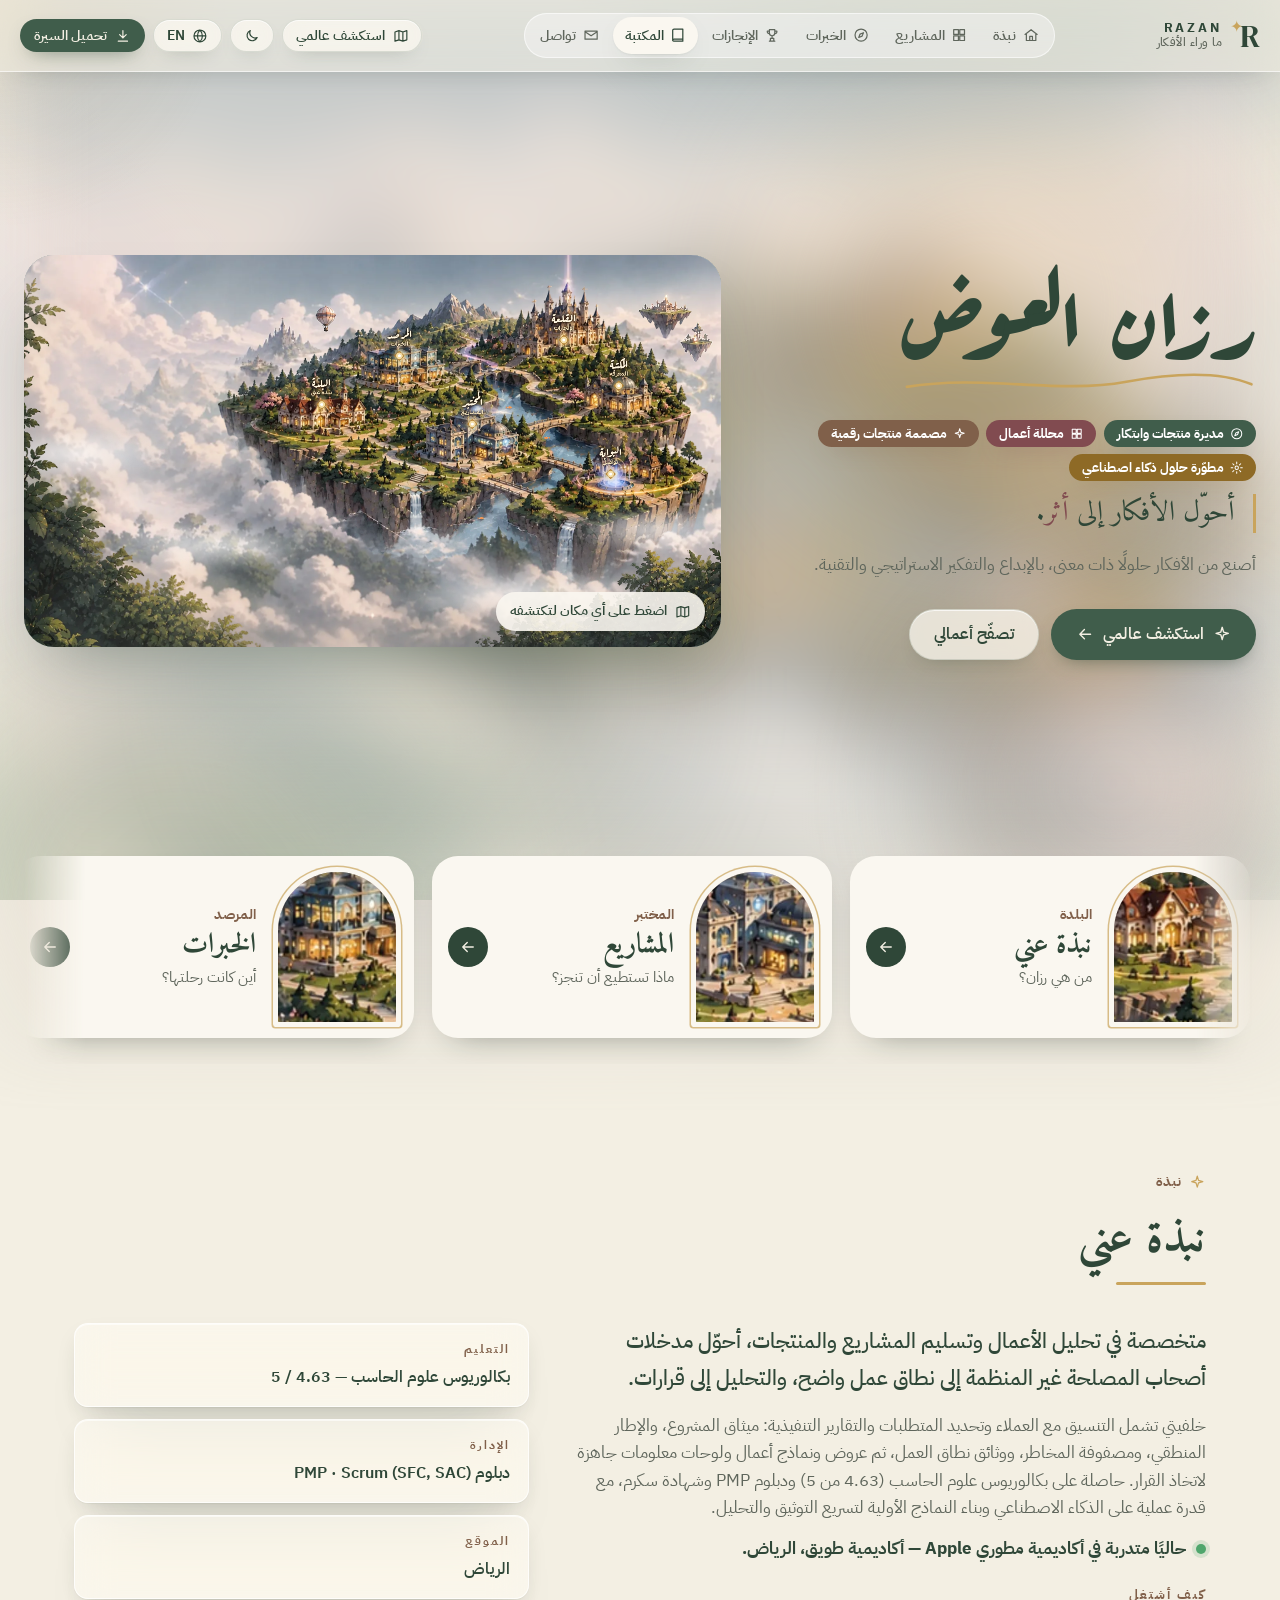
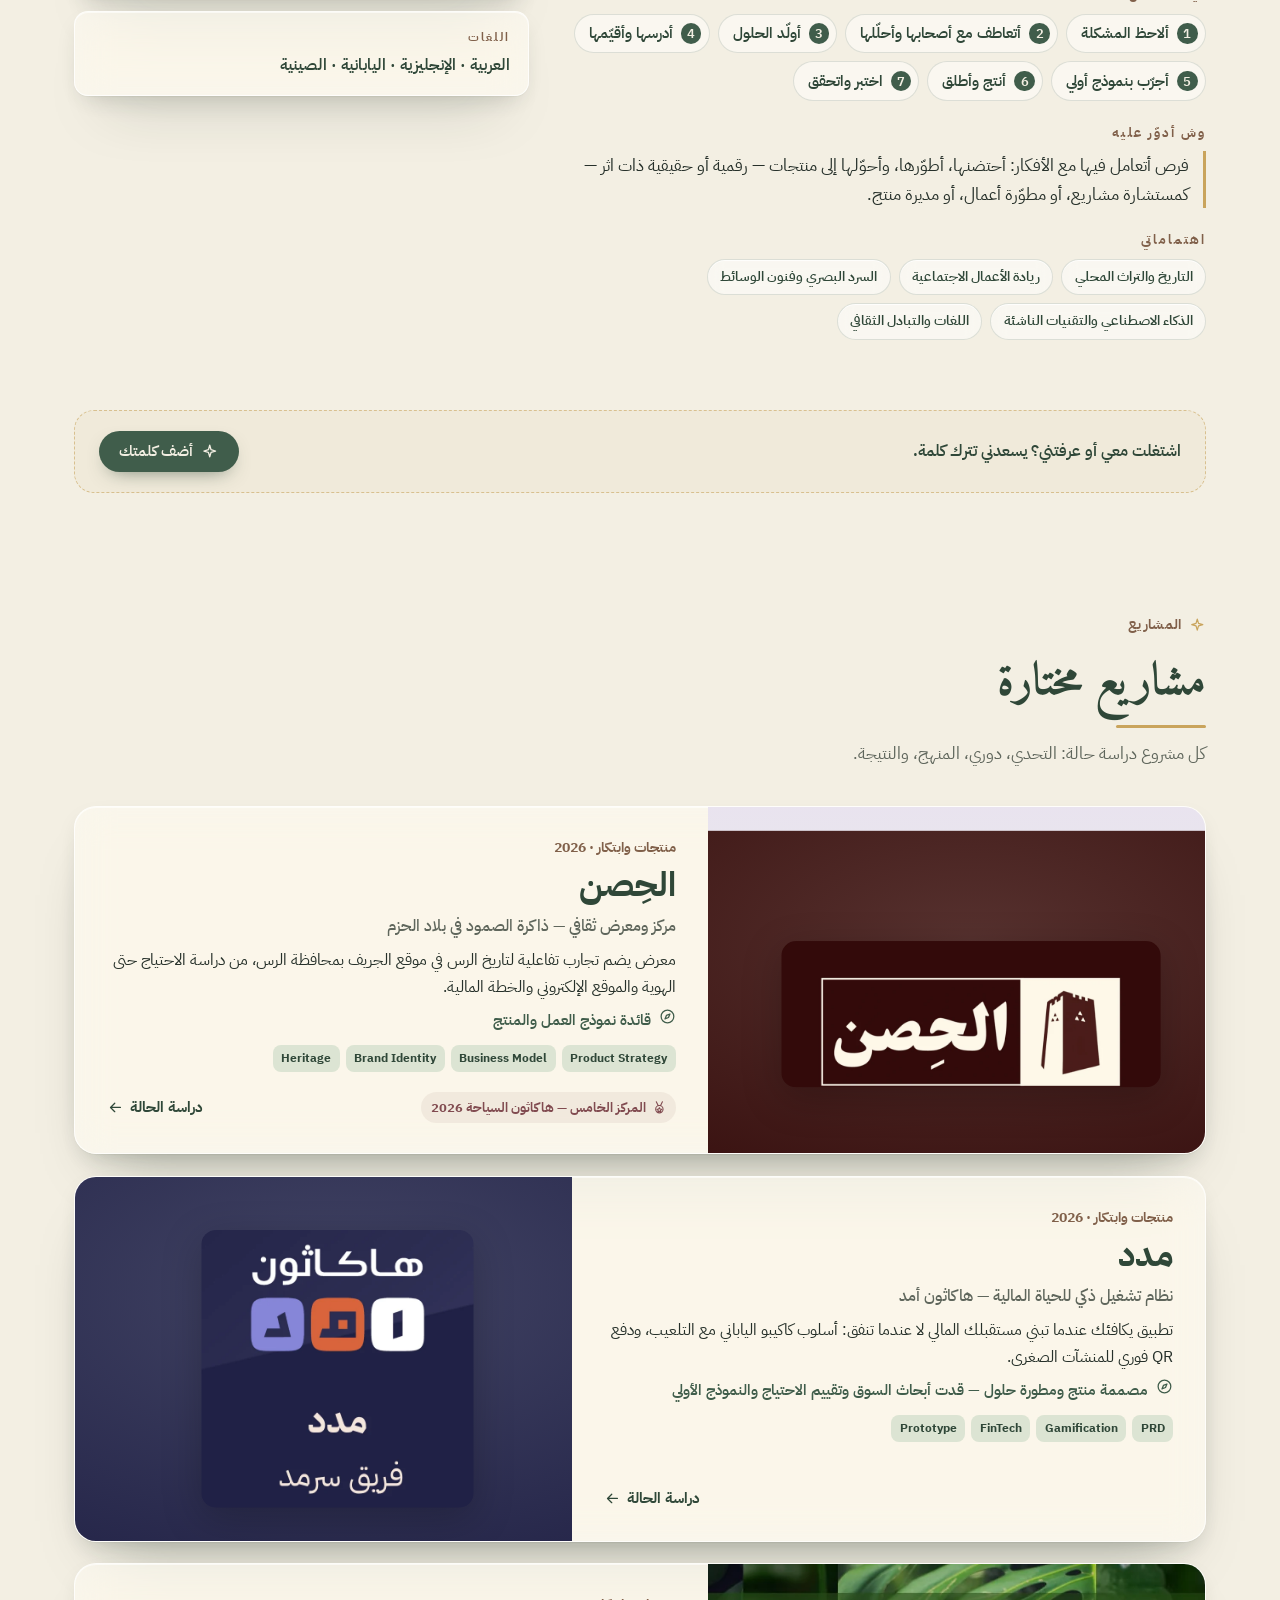
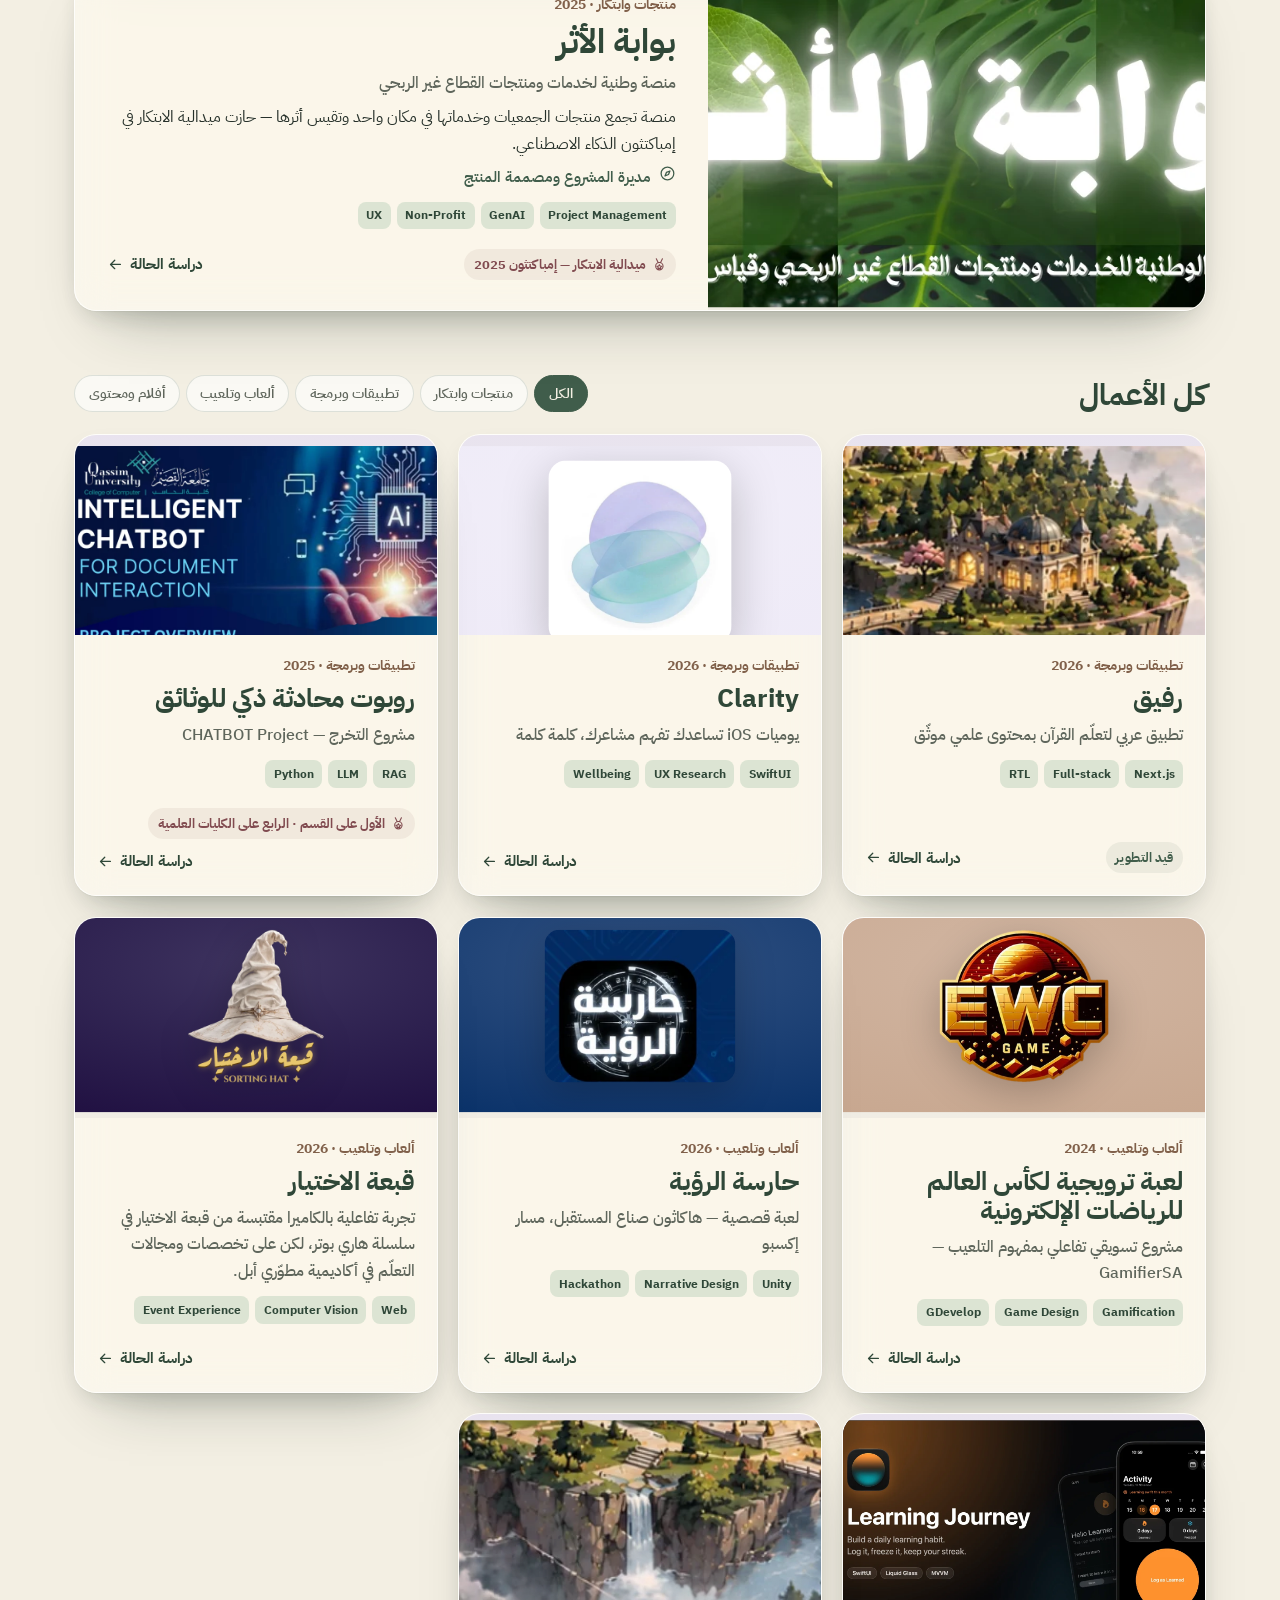
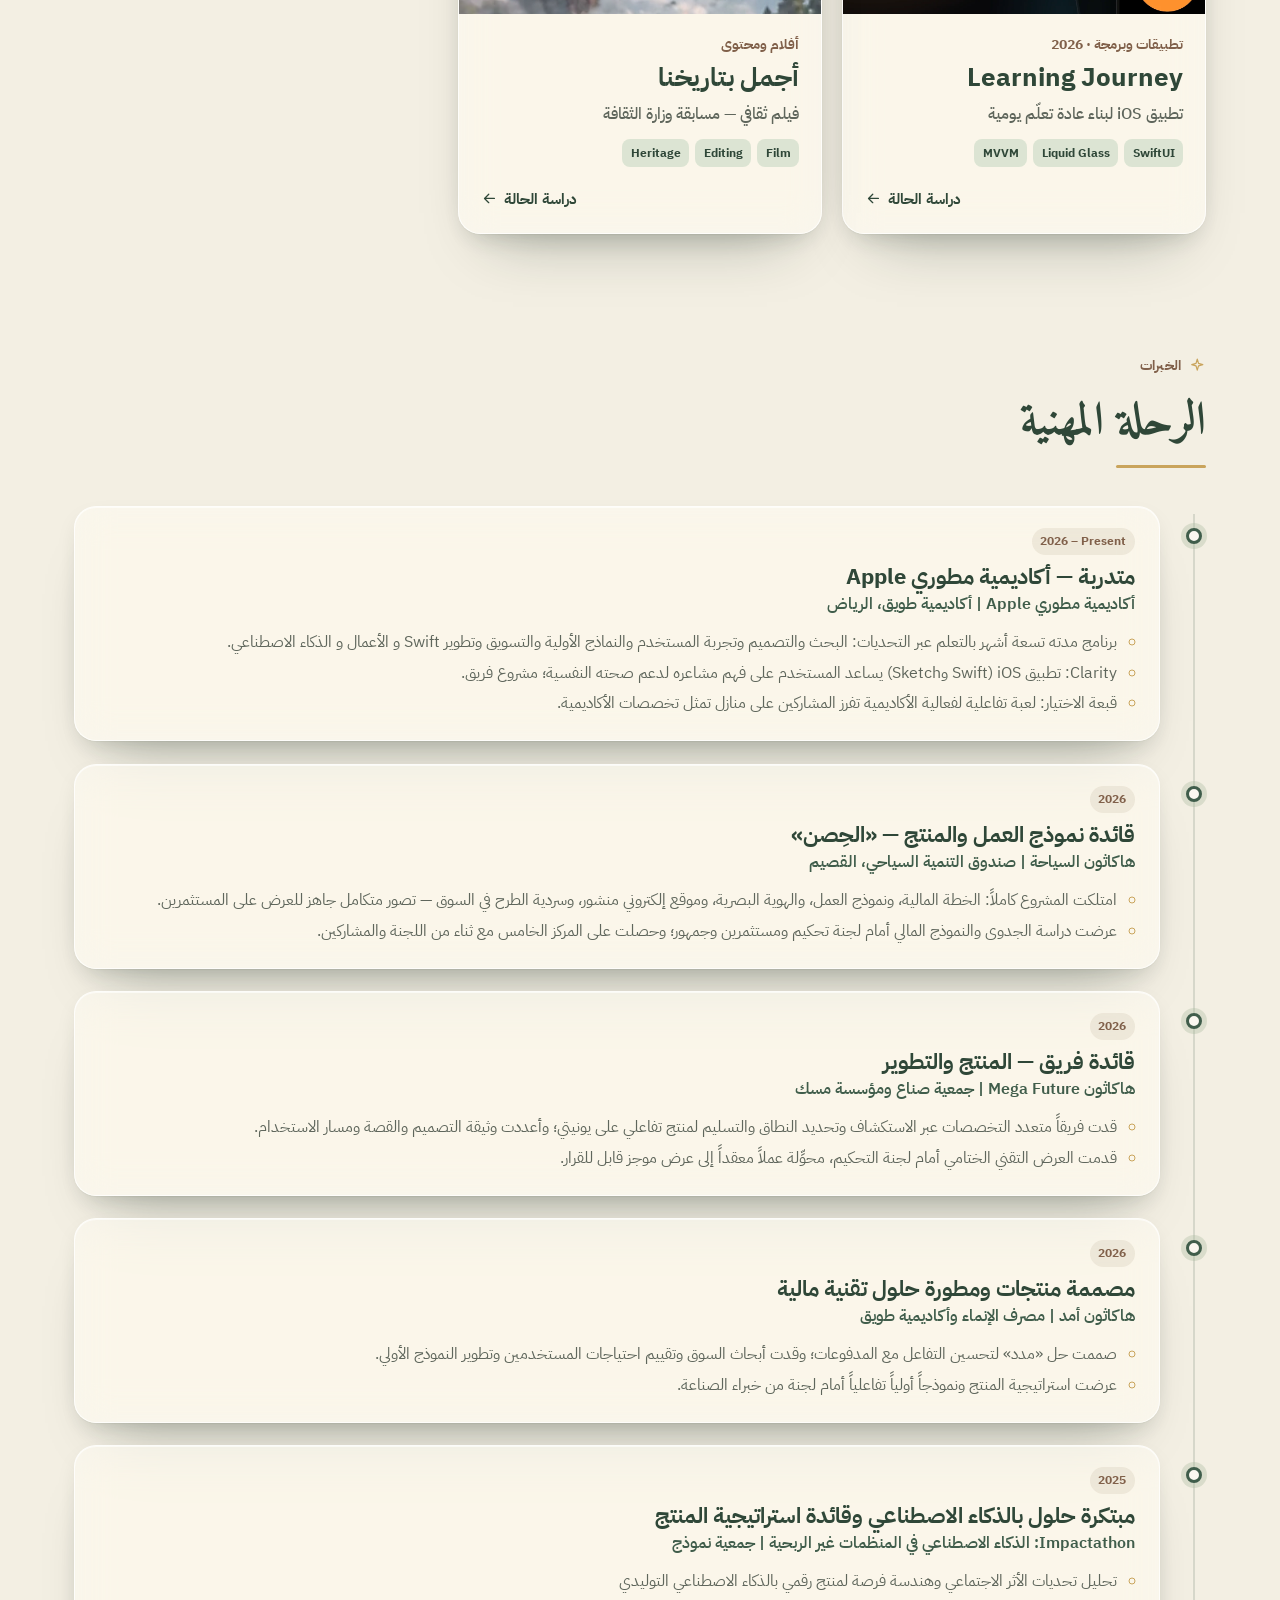
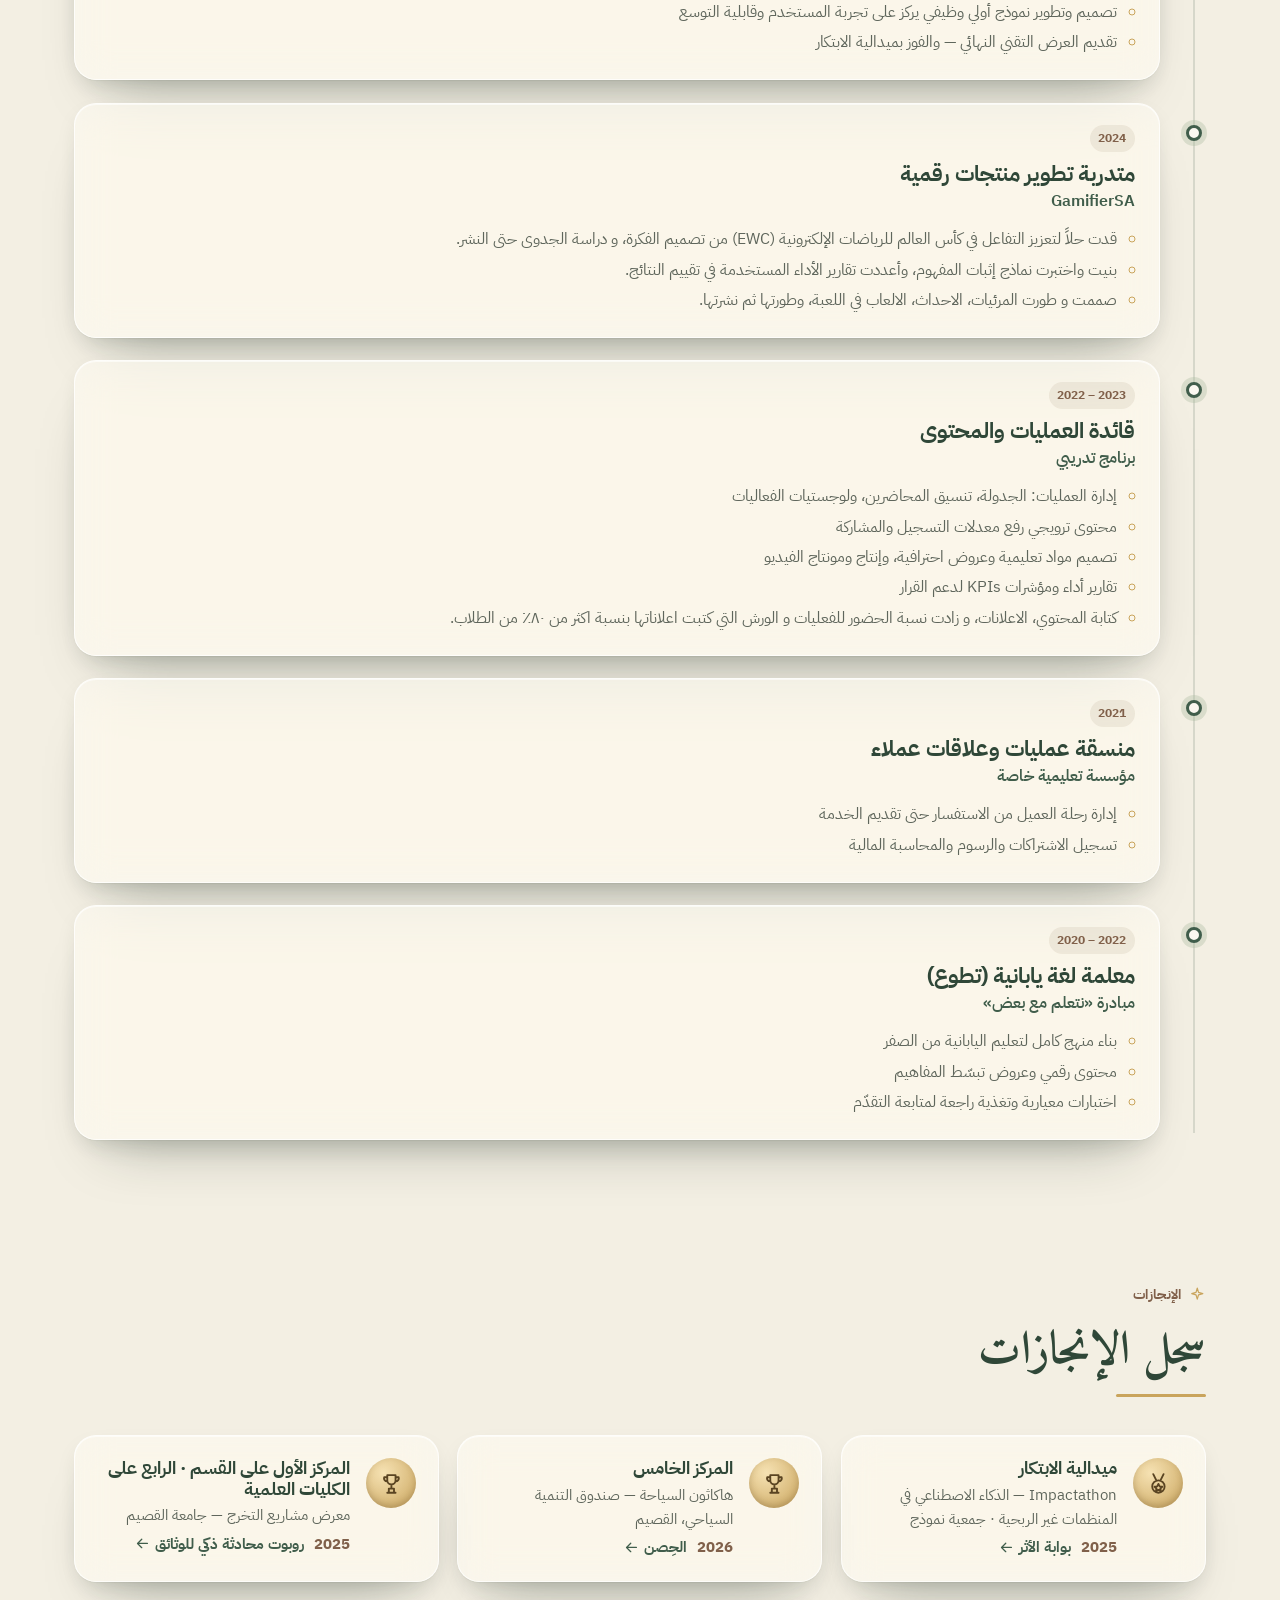
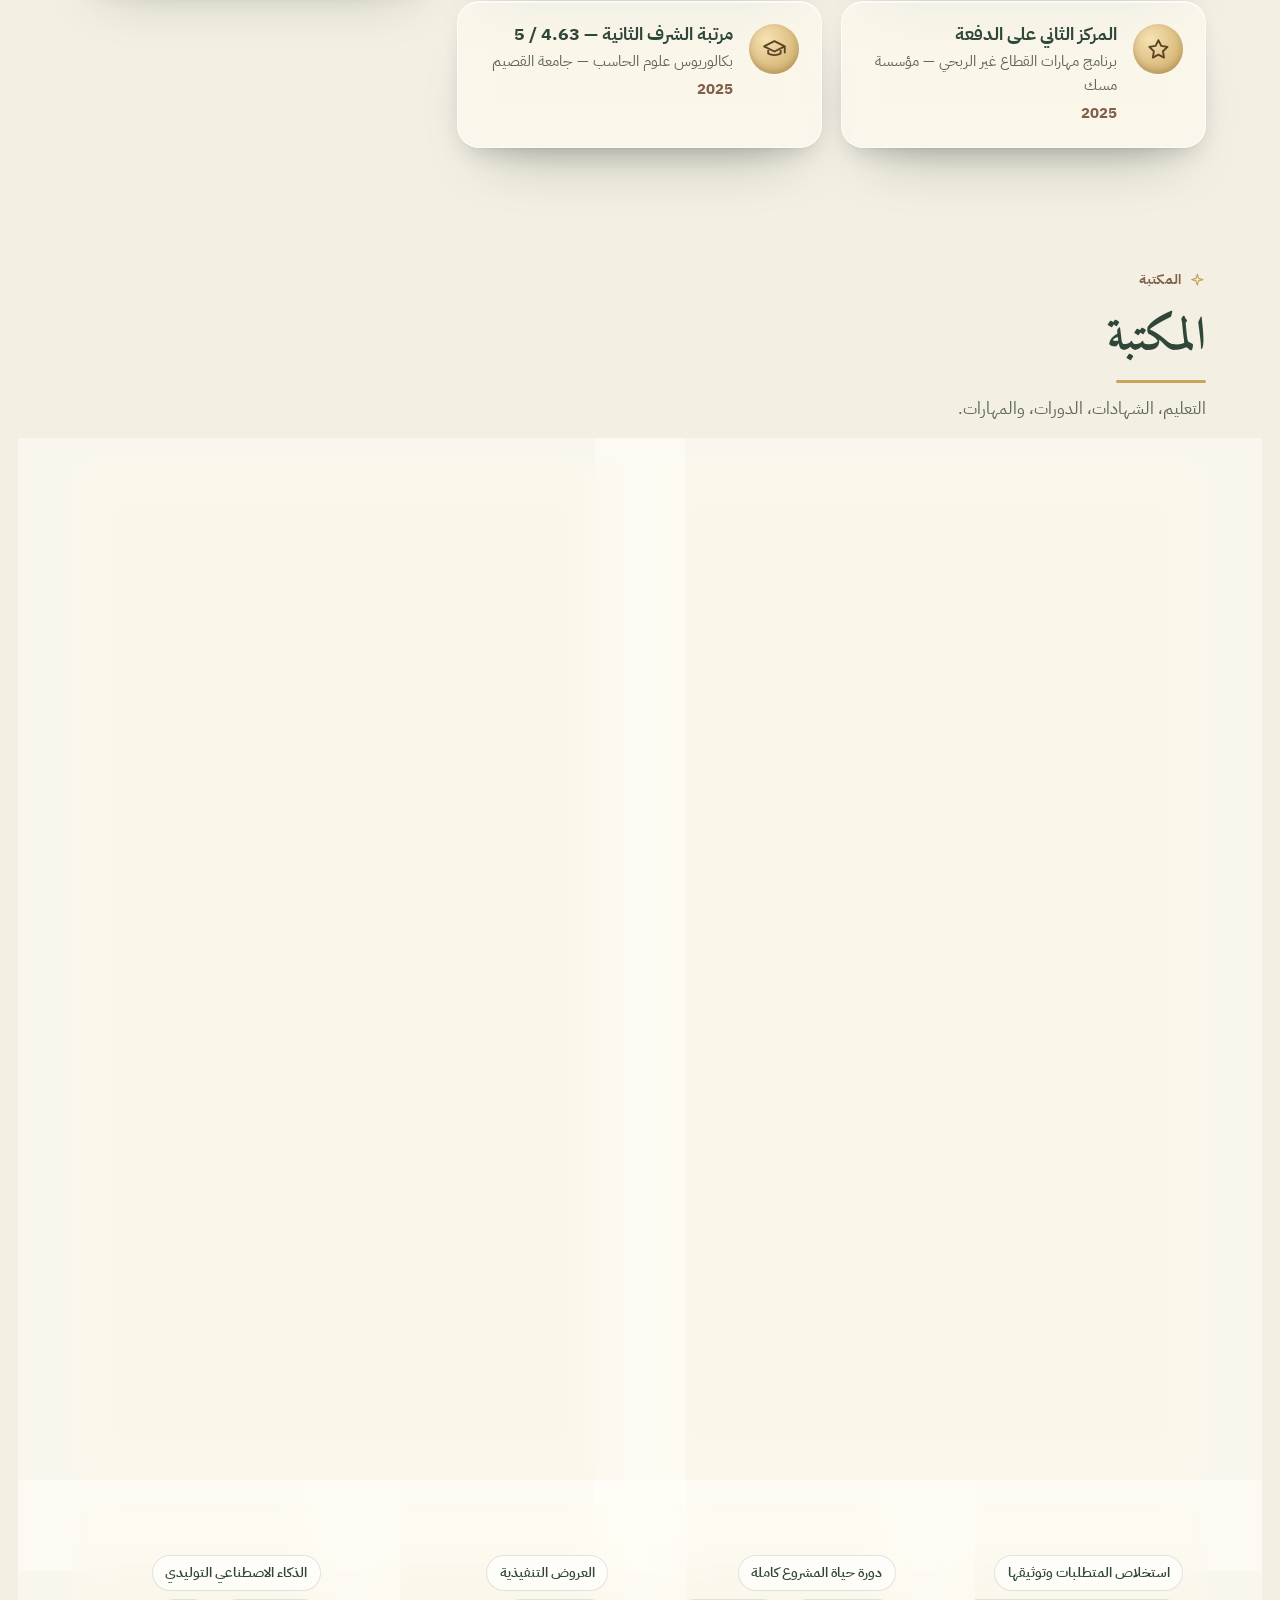
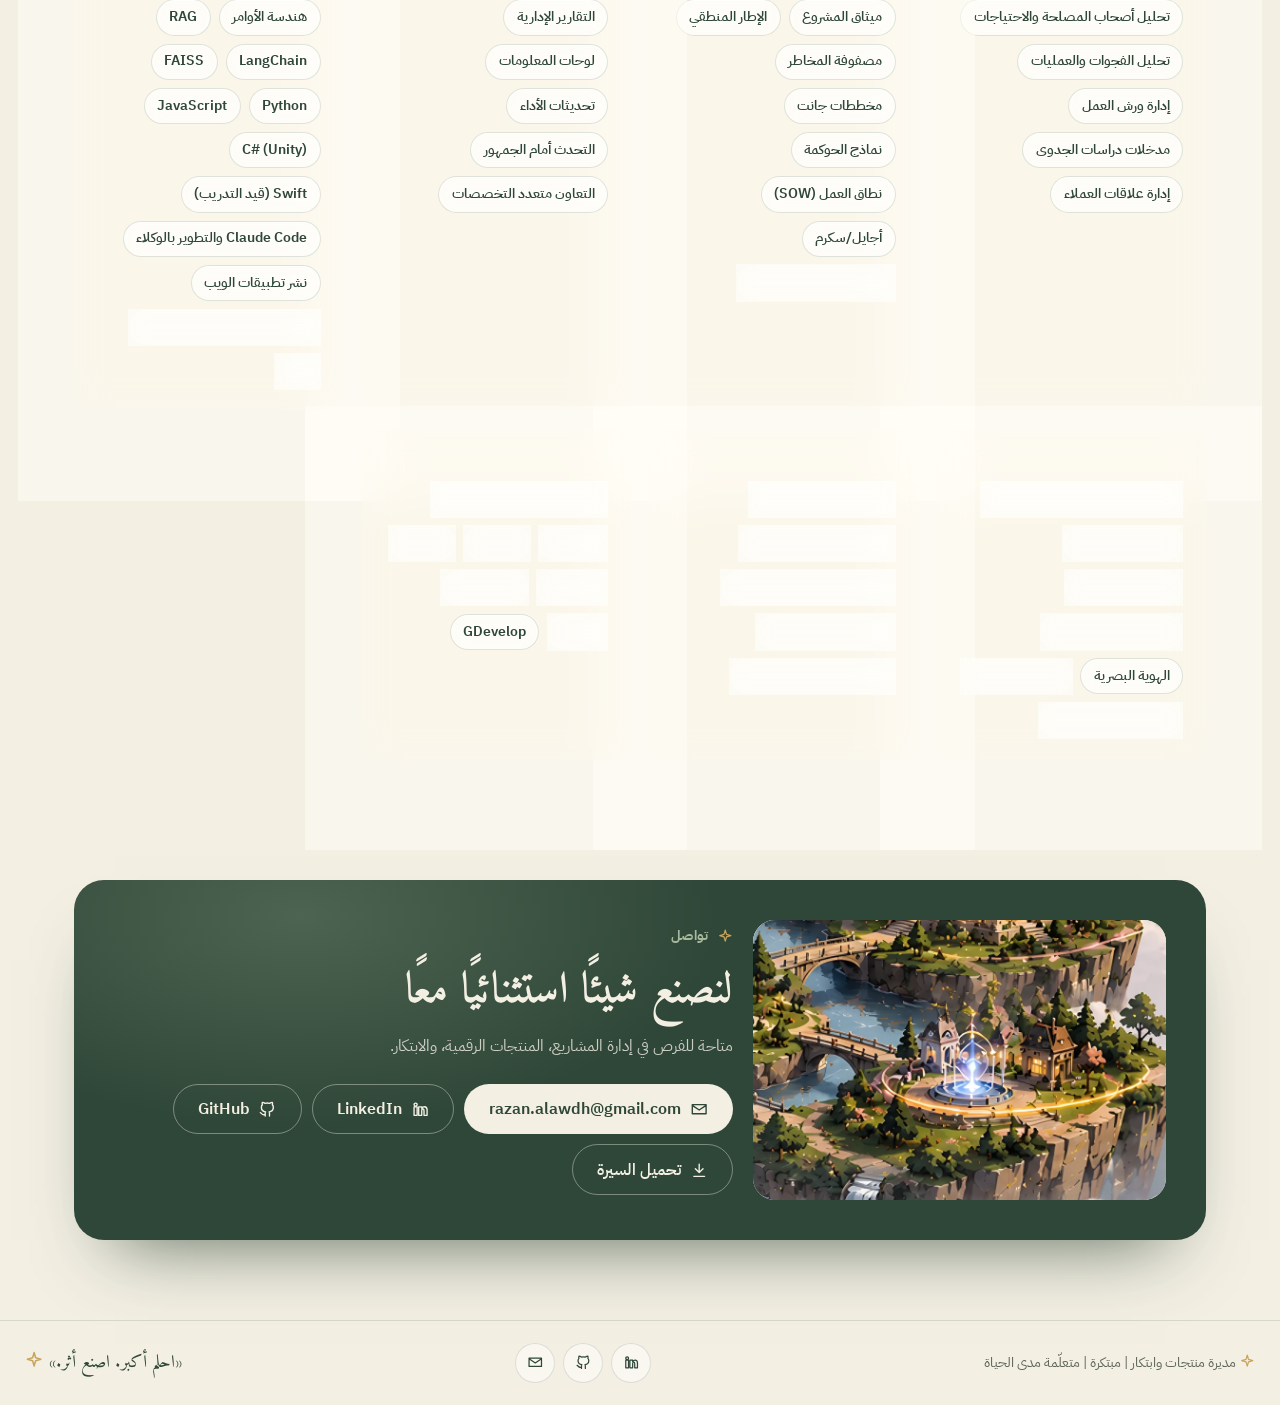
<file: index.html>
<!doctype html>
<html lang="ar" dir="rtl">
<head>
<meta charset="utf-8">
<meta name="viewport" content="width=device-width, initial-scale=1">
<meta name="theme-color" content="#F3EFE3">
<link rel="preconnect" href="https://fonts.googleapis.com"><link rel="preconnect" href="https://fonts.gstatic.com" crossorigin>
<link href="https://fonts.googleapis.com/css2?family=Amiri:wght@400;700&family=Aref+Ruqaa:wght@700&family=DM+Serif+Display:ital@0;1&family=IBM+Plex+Sans+Arabic:wght@400;500;600;700&family=Manrope:wght@400;500;600;700;800&display=swap" rel="stylesheet">
<link rel="icon" href="assets/img/favicon.svg" type="image/svg+xml">
<link rel="stylesheet" href="assets/css/style.css?v=81">
<link rel="stylesheet" href="assets/css/world.css?v=81">
<link rel="stylesheet" href="assets/css/looks.css?v=80">
<link rel="stylesheet" href="assets/css/intro.css?v=74">
<script>(function(){var d=document.documentElement,l=localStorage.getItem('rz-lang')||'ar',t=localStorage.getItem('rz-theme')||(matchMedia('(prefers-color-scheme: dark)').matches?'dark':'light');d.lang=l;d.dir=l==='ar'?'rtl':'ltr';d.dataset.theme=t;var k=localStorage.getItem('rz-look')||'3';if(k!=='0')d.dataset.look=k;})();</script>
<title>Razan Al-Awadh — Turning Ideas into Impact</title>
<meta name="description" content="أحوّل الأفكار إلى أثر · مديرة منتجات وابتكار، محللة أعمال، مصممة منتجات رقمية ومطوّرة حلول ذكاء اصطناعي. Turning ideas into impact.">
<link rel="canonical" href="https://rznpro.github.io/razan-portfolio/">
<meta property="og:type" content="website">
<meta property="og:site_name" content="RAZAN — Beyond Ideas">
<meta property="og:locale" content="ar_SA"><meta property="og:locale:alternate" content="en_US">
<meta property="og:title" content="رزان العوض — Razan Al-Awadh">
<meta property="og:description" content="أحوّل الأفكار إلى أثر · مديرة منتجات وابتكار، محللة أعمال، مصممة منتجات رقمية ومطوّرة حلول ذكاء اصطناعي. Turning ideas into impact.">
<meta property="og:url" content="https://rznpro.github.io/razan-portfolio/">
<meta property="og:image" content="https://rznpro.github.io/razan-portfolio/assets/img/og.jpg">
<meta property="og:image:width" content="1200"><meta property="og:image:height" content="630">
<meta property="og:image:alt" content="الخريطة التفاعلية والموقع المهني لرزان العوض">
<meta name="twitter:card" content="summary_large_image">
<script type="application/ld+json">
{"@context":"https://schema.org","@type":"Person","name":"Razan Al-Awadh","alternateName":"رزان العوض",
 "url":"https://rznpro.github.io/razan-portfolio/","image":"https://rznpro.github.io/razan-portfolio/assets/img/og.jpg",
 "jobTitle":"Product & Innovation Manager","description":"Project management, innovation, product design and AI solutions — turning ideas into impact.",
 "address":{"@type":"PostalAddress","addressLocality":"Riyadh","addressCountry":"SA"},
 "knowsAbout":["Project Management","Product Design","Business Analysis","Generative AI","Innovation"],
 "sameAs":["https://www.linkedin.com/in/razan-alawadh","https://github.com/RZNpro"]}
</script>
</head>
<body data-page="home">
<a class="skip" href="#about">Skip to content</a>
<header id="site-header"></header>
<main>
  <section id="hero" aria-label="Intro"></section>
  <section id="about" class="sec" aria-labelledby="about-t"></section>
  <section id="projects" class="sec" aria-labelledby="projects-t"></section>
  <section id="experience" class="sec" aria-labelledby="experience-t"></section>
  <section id="achievements" class="sec" aria-labelledby="achievements-t"></section>
  <section id="library" class="sec" aria-labelledby="library-t"></section>
  <section id="contact" class="sec" aria-labelledby="contact-t"></section>
</main>
<footer id="site-footer"></footer>
<script src="assets/js/content.js?v=83"></script>
<script src="assets/js/draft.js?v=37"></script>
<script src="assets/js/common.js?v=82"></script>
<script src="assets/js/world-art.js?v=65"></script>
<script src="assets/js/home.js?v=82"></script>
<script src="assets/js/intro.js?v=79"></script>
<script src="assets/js/looks.js?v=68"></script>
</body>
</html>
</file>
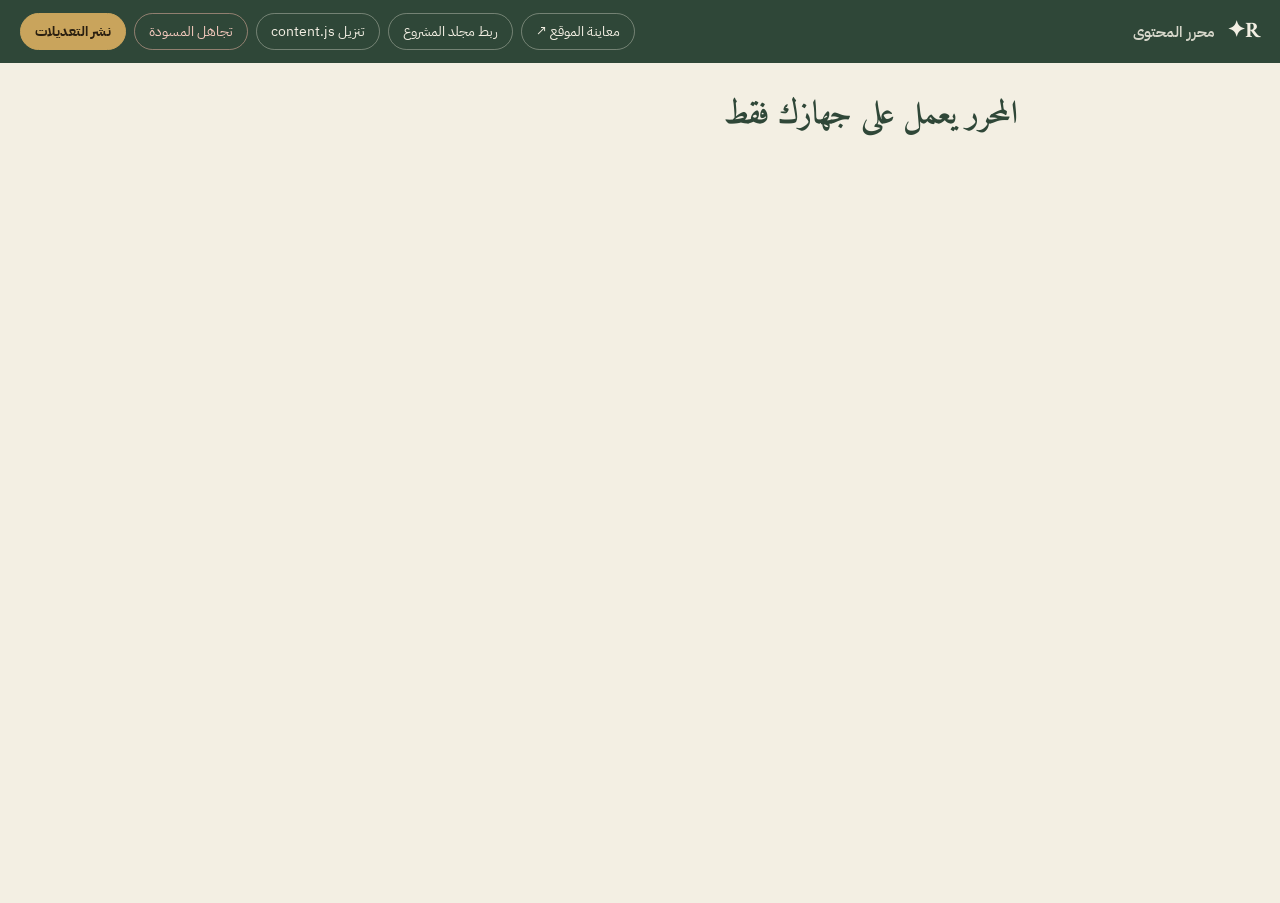
<file: admin.html>
<!doctype html>
<html lang="ar" dir="rtl">
<head>
<meta charset="utf-8">
<meta name="viewport" content="width=device-width, initial-scale=1">
<meta name="robots" content="noindex, nofollow">
<title>محرر المحتوى — رزان</title>
<link rel="preconnect" href="https://fonts.googleapis.com"><link rel="preconnect" href="https://fonts.gstatic.com" crossorigin>
<link href="https://fonts.googleapis.com/css2?family=Amiri:wght@700&family=IBM+Plex+Sans+Arabic:wght@400;500;600;700&family=Manrope:wght@500;700&display=swap" rel="stylesheet">
<link rel="icon" href="assets/img/favicon.svg" type="image/svg+xml">
<link rel="stylesheet" href="assets/css/admin.css?v=45">
</head>
<body data-page="admin">
<header class="bar">
  <a class="brand" href="index.html">R✦ <span>محرر المحتوى</span></a>
  <p id="status" role="status"></p>
  <div class="acts">
    <button id="preview">معاينة الموقع ↗</button>
    <button id="connect"><span id="folder">ربط مجلد المشروع</span></button>
    <button id="download">تنزيل content.js</button>
    <button id="discard" class="warn">تجاهل المسودة</button>
    <button id="publish" class="pri">نشر التعديلات</button>
  </div>
</header>
<div class="wrapper">
  <nav id="nav" aria-label="Sections"></nav>
  <main id="main"></main>
</div>
<div id="modal" hidden></div>
<script src="assets/js/content.js?v=83"></script>
<script src="assets/js/draft.js?v=37"></script>
<script src="assets/js/common.js?v=82"></script>
<script src="assets/js/world-art.js?v=65"></script>
<script src="assets/js/admin.js?v=75"></script>
</body>
</html>
</file>
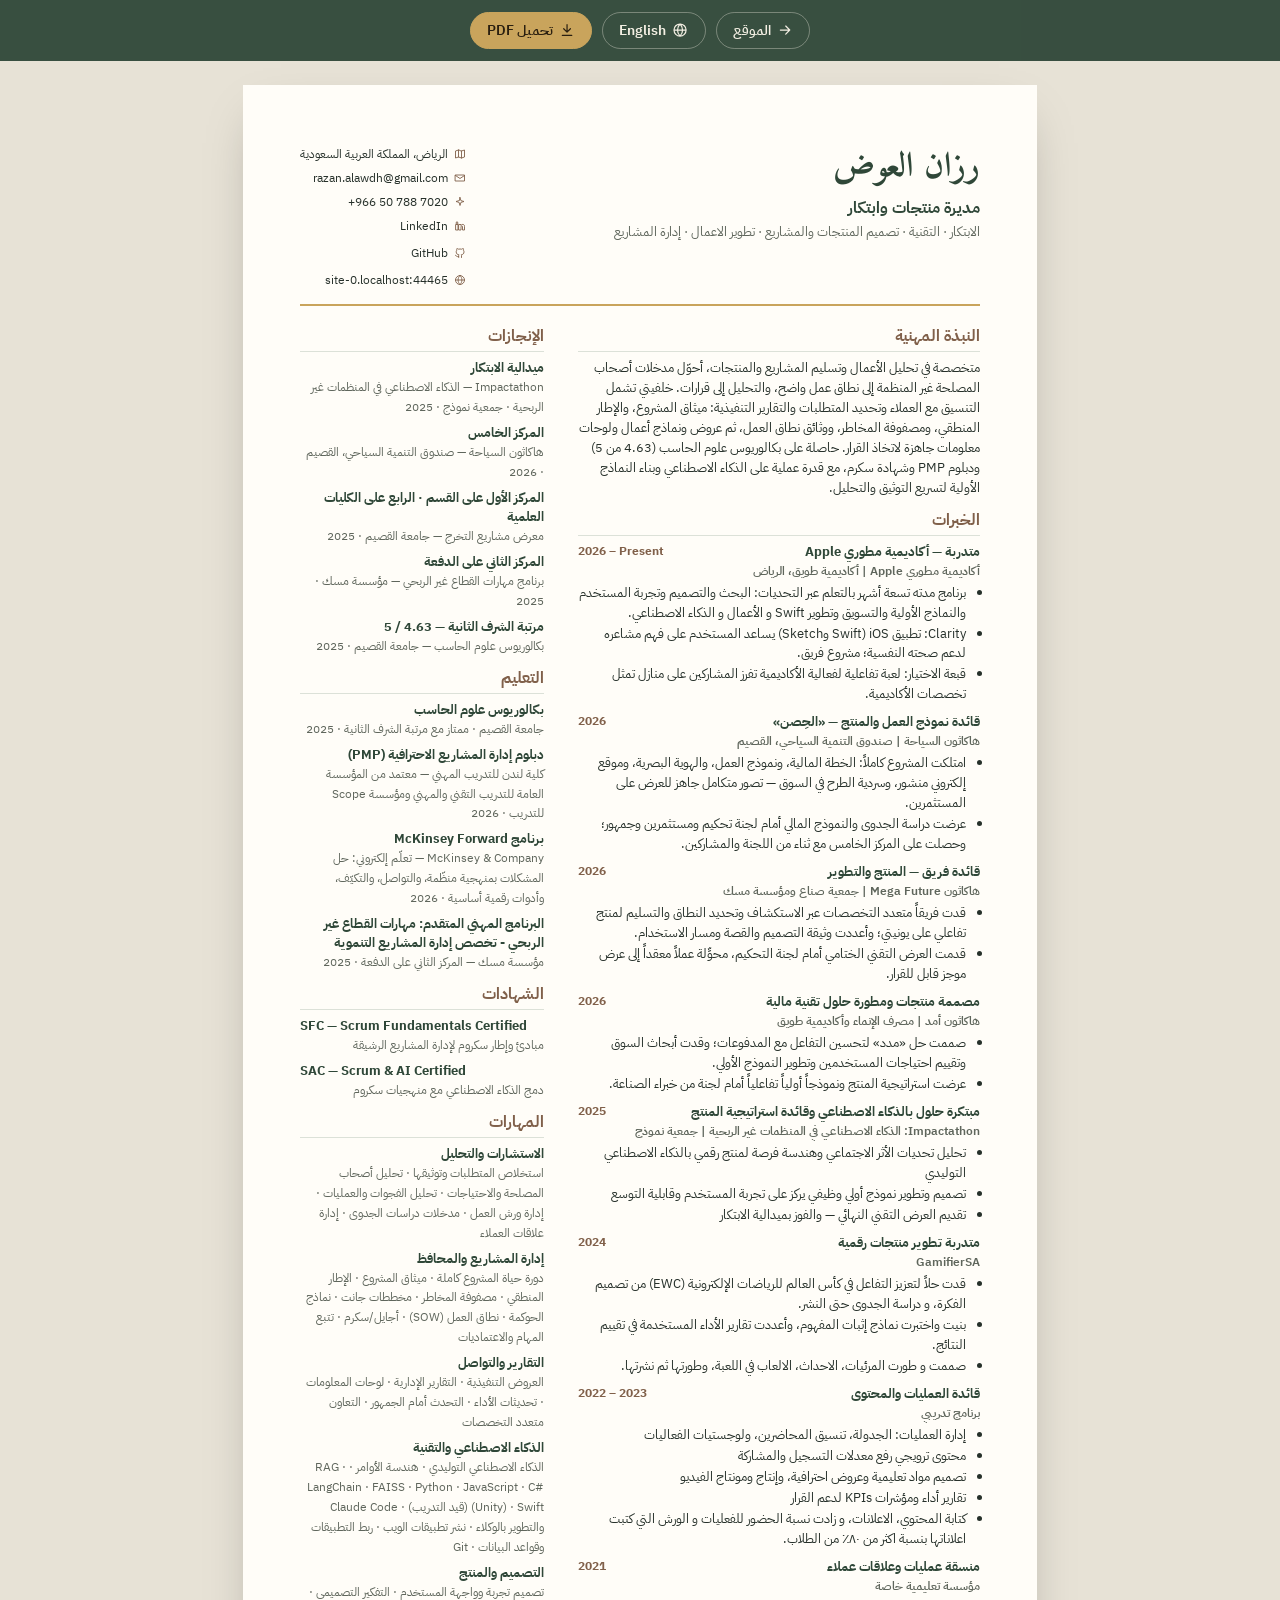
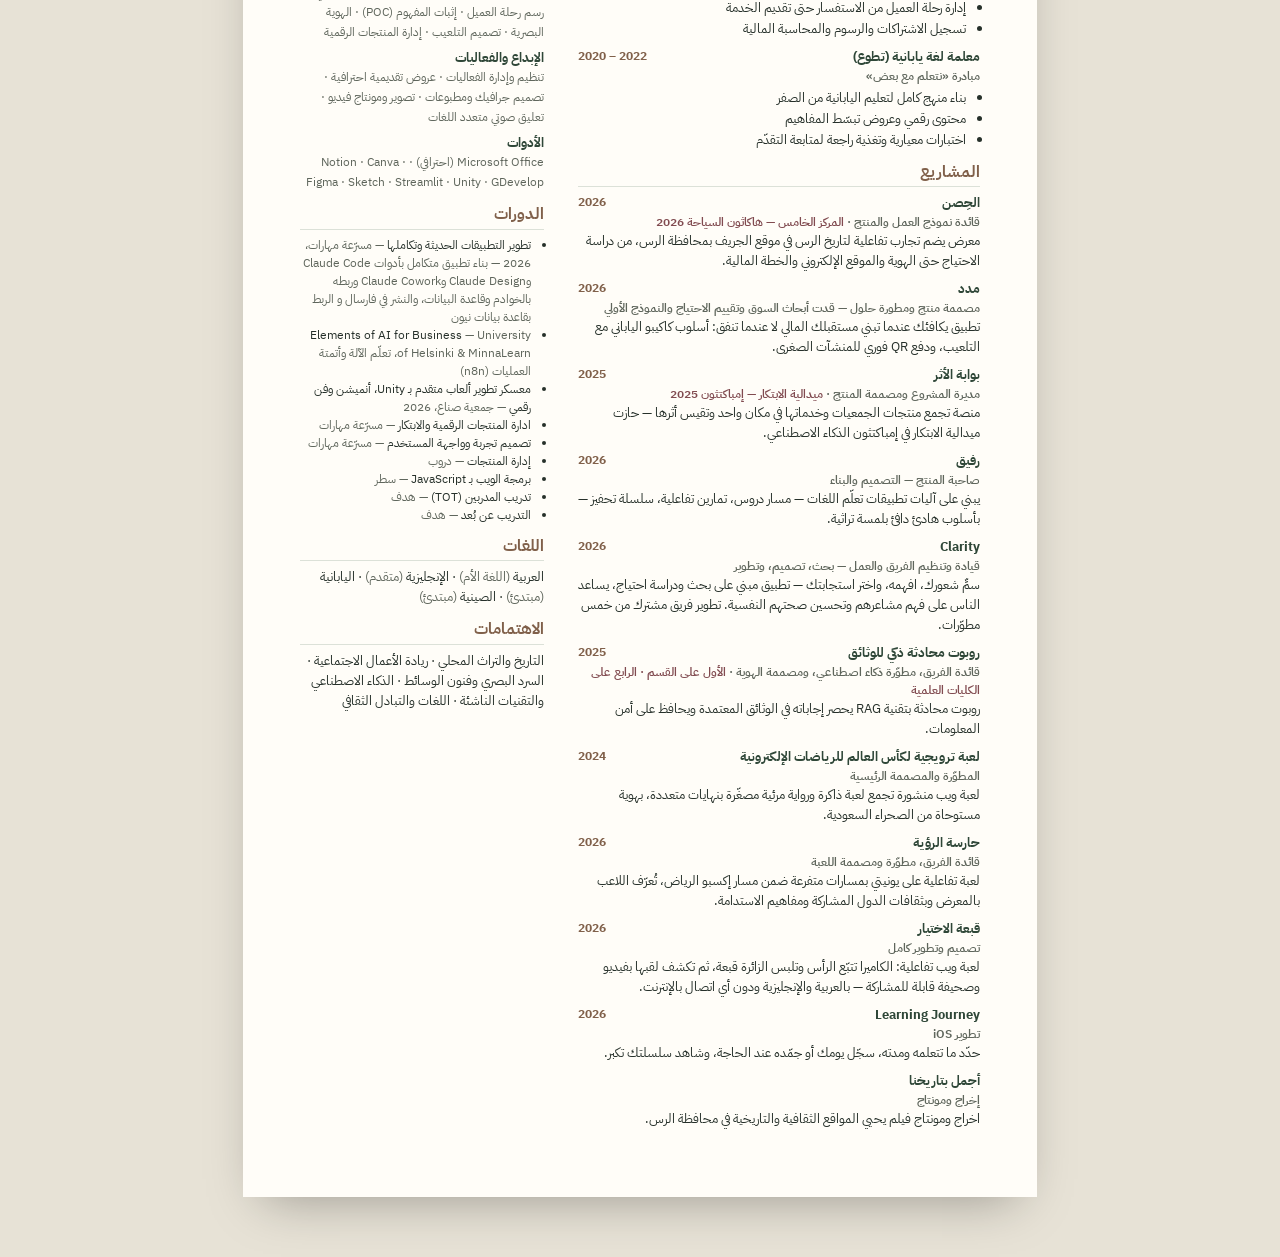
<file: cv.html>
<!doctype html>
<html lang="ar" dir="rtl">
<head>
<meta charset="utf-8">
<meta name="viewport" content="width=device-width, initial-scale=1">
<meta name="theme-color" content="#F3EFE3">
<link rel="preconnect" href="https://fonts.googleapis.com"><link rel="preconnect" href="https://fonts.gstatic.com" crossorigin>
<link href="https://fonts.googleapis.com/css2?family=Amiri:wght@400;700&family=Aref+Ruqaa:wght@700&family=DM+Serif+Display:ital@0;1&family=IBM+Plex+Sans+Arabic:wght@400;500;600;700&family=Manrope:wght@400;500;600;700;800&display=swap" rel="stylesheet">
<link rel="icon" href="assets/img/favicon.svg" type="image/svg+xml">
<link rel="stylesheet" href="assets/css/style.css?v=81">
<link rel="stylesheet" href="assets/css/world.css?v=81">
<script>(function(){var d=document.documentElement,q=new URLSearchParams(location.search),l=(/^(ar|en)$/.test(q.get('lang'))&&q.get('lang'))||localStorage.getItem('rz-lang')||'ar',t=q.has('pdf')?'light':(localStorage.getItem('rz-theme')||(matchMedia('(prefers-color-scheme: dark)').matches?'dark':'light'));d.lang=l;d.dir=l==='ar'?'rtl':'ltr';d.dataset.theme=t;})();</script>
<title>CV — Razan Al-Awadh</title>
<meta name="description" content="السيرة الذاتية لرزان العوض: الخبرات، المشاريع، الإنجازات والمهارات. Razan Al-Awadh — CV.">
<link rel="canonical" href="https://rznpro.github.io/razan-portfolio/cv.html">
<meta property="og:type" content="website">
<meta property="og:site_name" content="RAZAN — Beyond Ideas">
<meta property="og:locale" content="ar_SA"><meta property="og:locale:alternate" content="en_US">
<meta property="og:title" content="السيرة الذاتية — رزان العوض">
<meta property="og:description" content="السيرة الذاتية لرزان العوض: الخبرات، المشاريع، الإنجازات والمهارات. Razan Al-Awadh — CV.">
<meta property="og:url" content="https://rznpro.github.io/razan-portfolio/cv.html">
<meta property="og:image" content="https://rznpro.github.io/razan-portfolio/assets/img/og.jpg">
<meta property="og:image:width" content="1200"><meta property="og:image:height" content="630">
<meta property="og:image:alt" content="الخريطة التفاعلية والموقع المهني لرزان العوض">
<meta name="twitter:card" content="summary_large_image">
<link rel="stylesheet" href="assets/css/cv.css?v=74">
</head>
<body data-page="cv" class="cv-page">
<div class="cv-bar" id="cv-bar"></div>
<main class="cv-sheet" id="cv"></main>
<script src="assets/js/content.js?v=83"></script>
<script src="assets/js/draft.js?v=37"></script>
<script src="assets/js/common.js?v=82"></script>
<script src="assets/js/cv.js?v=76"></script>
</body>
</html>
</file>
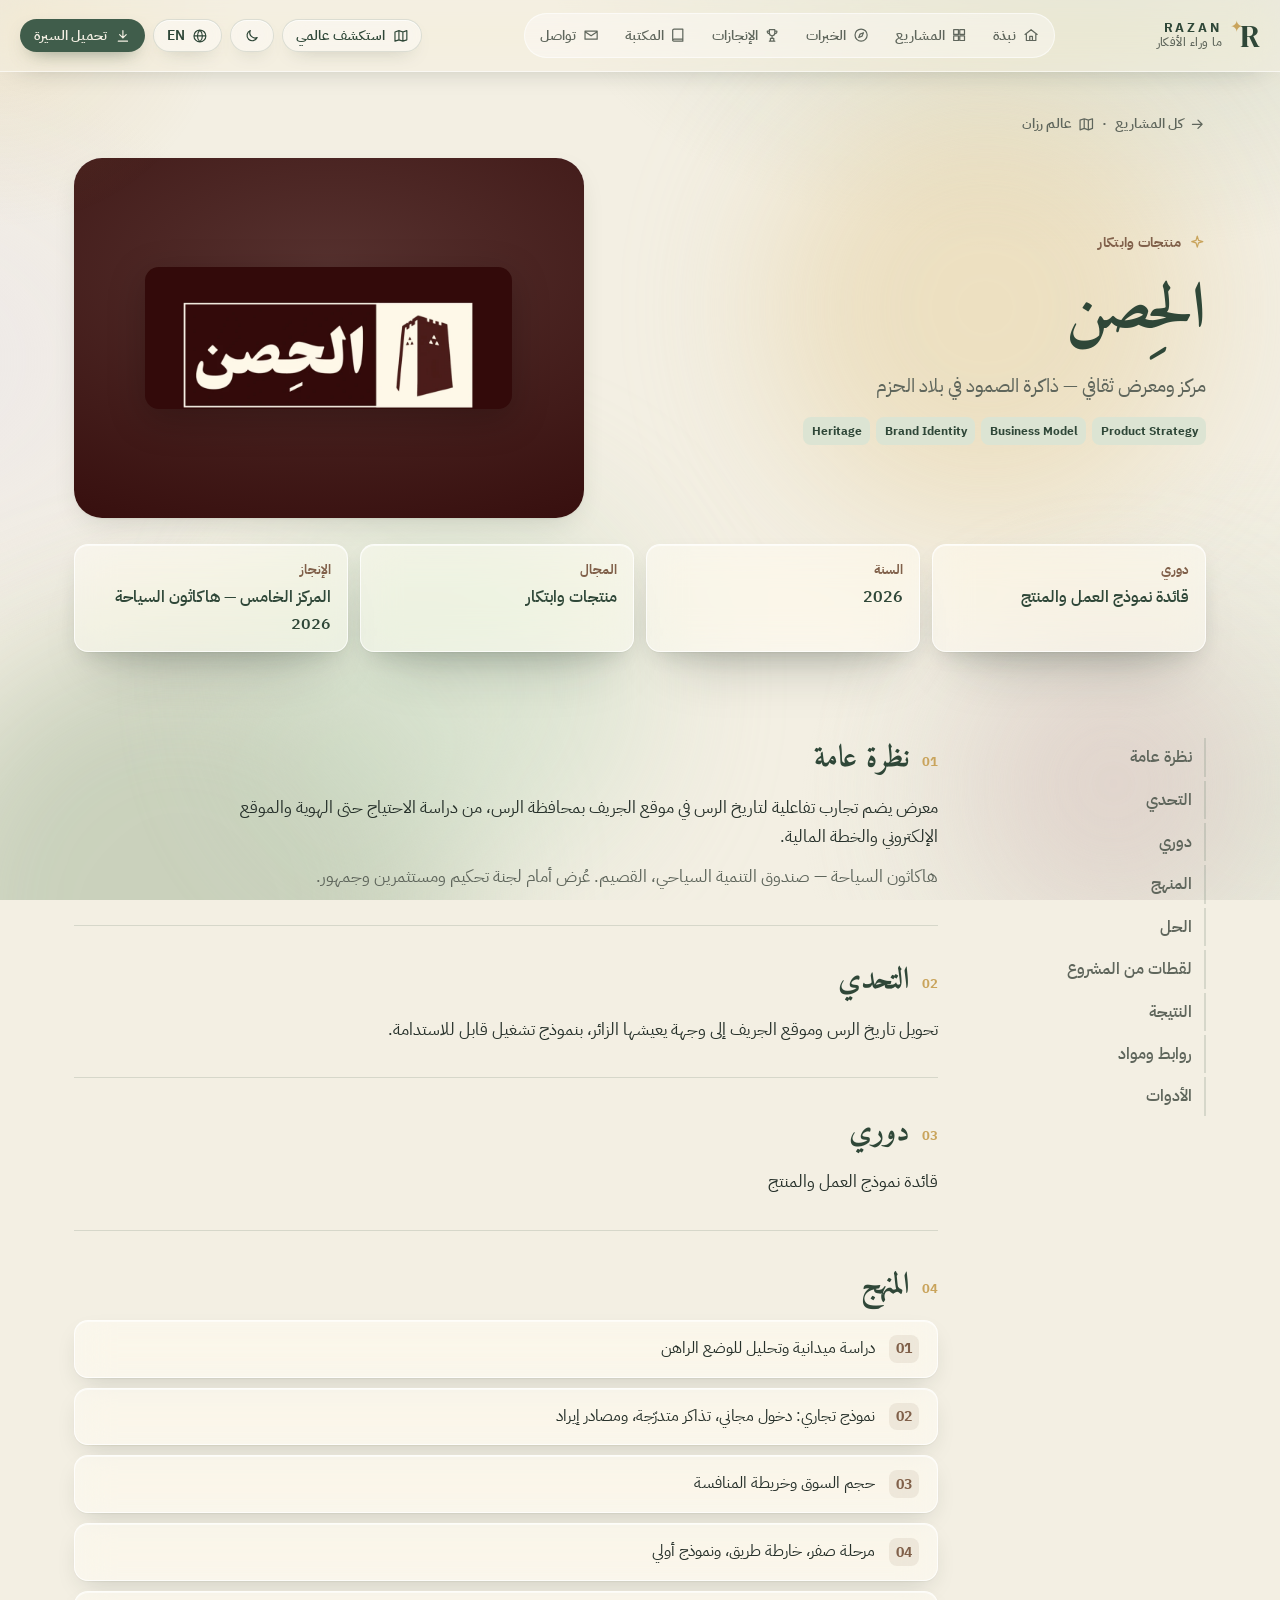
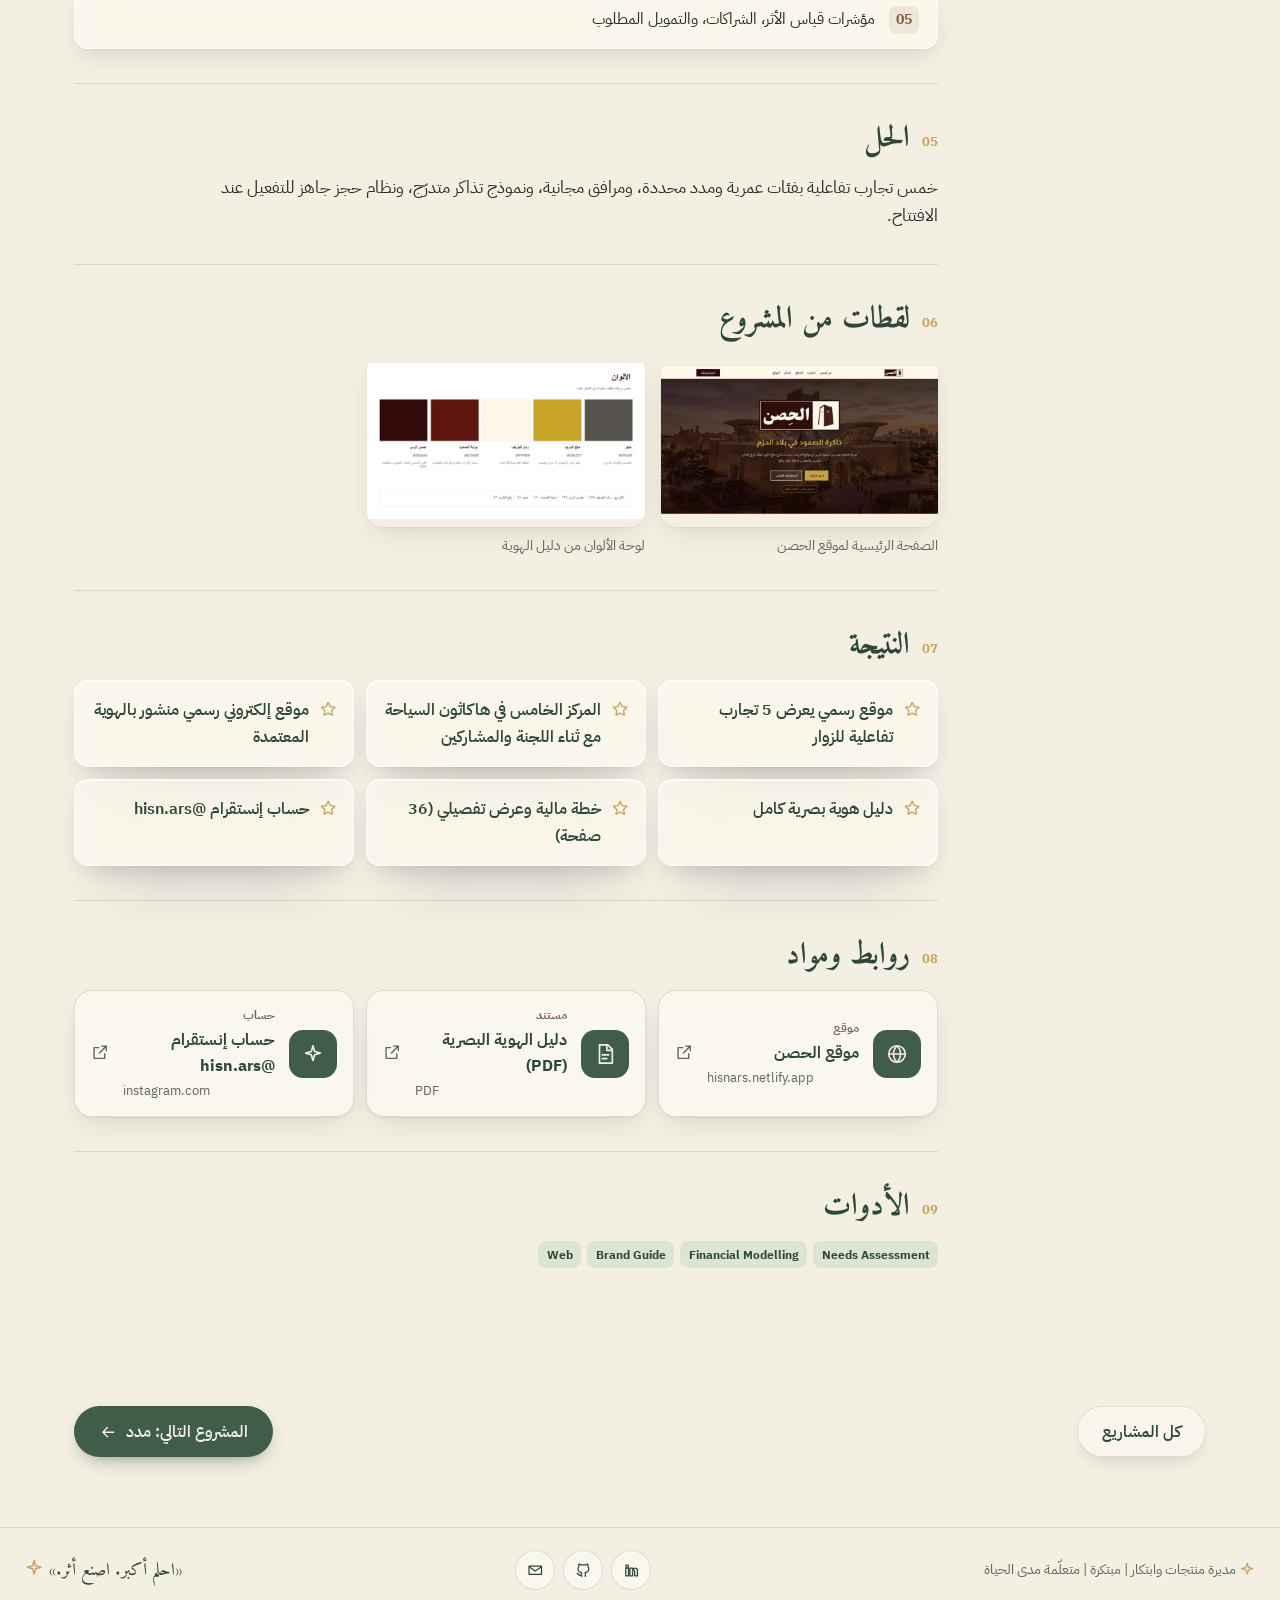
<file: project.html>
<!doctype html>
<html lang="ar" dir="rtl">
<head>
<meta charset="utf-8">
<meta name="viewport" content="width=device-width, initial-scale=1">
<meta name="theme-color" content="#F3EFE3">
<link rel="preconnect" href="https://fonts.googleapis.com"><link rel="preconnect" href="https://fonts.gstatic.com" crossorigin>
<link href="https://fonts.googleapis.com/css2?family=Amiri:wght@400;700&family=Aref+Ruqaa:wght@700&family=DM+Serif+Display:ital@0;1&family=IBM+Plex+Sans+Arabic:wght@400;500;600;700&family=Manrope:wght@400;500;600;700;800&display=swap" rel="stylesheet">
<link rel="icon" href="assets/img/favicon.svg" type="image/svg+xml">
<link rel="stylesheet" href="assets/css/style.css?v=81">
<link rel="stylesheet" href="assets/css/world.css?v=81">
<link rel="stylesheet" href="assets/css/looks.css?v=80">
<script>(function(){var d=document.documentElement,l=localStorage.getItem('rz-lang')||'ar',t=localStorage.getItem('rz-theme')||(matchMedia('(prefers-color-scheme: dark)').matches?'dark':'light');d.lang=l;d.dir=l==='ar'?'rtl':'ltr';d.dataset.theme=t;var k=localStorage.getItem('rz-look')||'3';if(k!=='0')d.dataset.look=k;})();</script>
<title>Project — Razan Al-Awadh</title>
<meta name="description" content="دراسات حالة لمشاريع رزان العوض: التحدي، الدور، المنهج، الحل والنتيجة. Case studies by Razan Al-Awadh.">
<link rel="canonical" href="https://rznpro.github.io/razan-portfolio/project.html">
<meta property="og:type" content="website">
<meta property="og:site_name" content="RAZAN — Beyond Ideas">
<meta property="og:locale" content="ar_SA"><meta property="og:locale:alternate" content="en_US">
<meta property="og:title" content="مشاريع رزان العوض — Projects">
<meta property="og:description" content="دراسات حالة لمشاريع رزان العوض: التحدي، الدور، المنهج، الحل والنتيجة. Case studies by Razan Al-Awadh.">
<meta property="og:url" content="https://rznpro.github.io/razan-portfolio/project.html">
<meta property="og:image" content="https://rznpro.github.io/razan-portfolio/assets/img/og.jpg">
<meta property="og:image:width" content="1200"><meta property="og:image:height" content="630">
<meta property="og:image:alt" content="الخريطة التفاعلية والموقع المهني لرزان العوض">
<meta name="twitter:card" content="summary_large_image">
</head>
<body data-page="project">
<header id="site-header"></header>
<main id="cs"></main>
<footer id="site-footer"></footer>
<script src="assets/js/content.js?v=83"></script>
<script src="assets/js/draft.js?v=37"></script>
<script src="assets/js/common.js?v=82"></script>
<script src="assets/js/world-art.js?v=65"></script>
<script src="assets/js/project.js?v=75"></script>
<script src="assets/js/looks.js?v=68"></script>
</body>
</html>
</file>
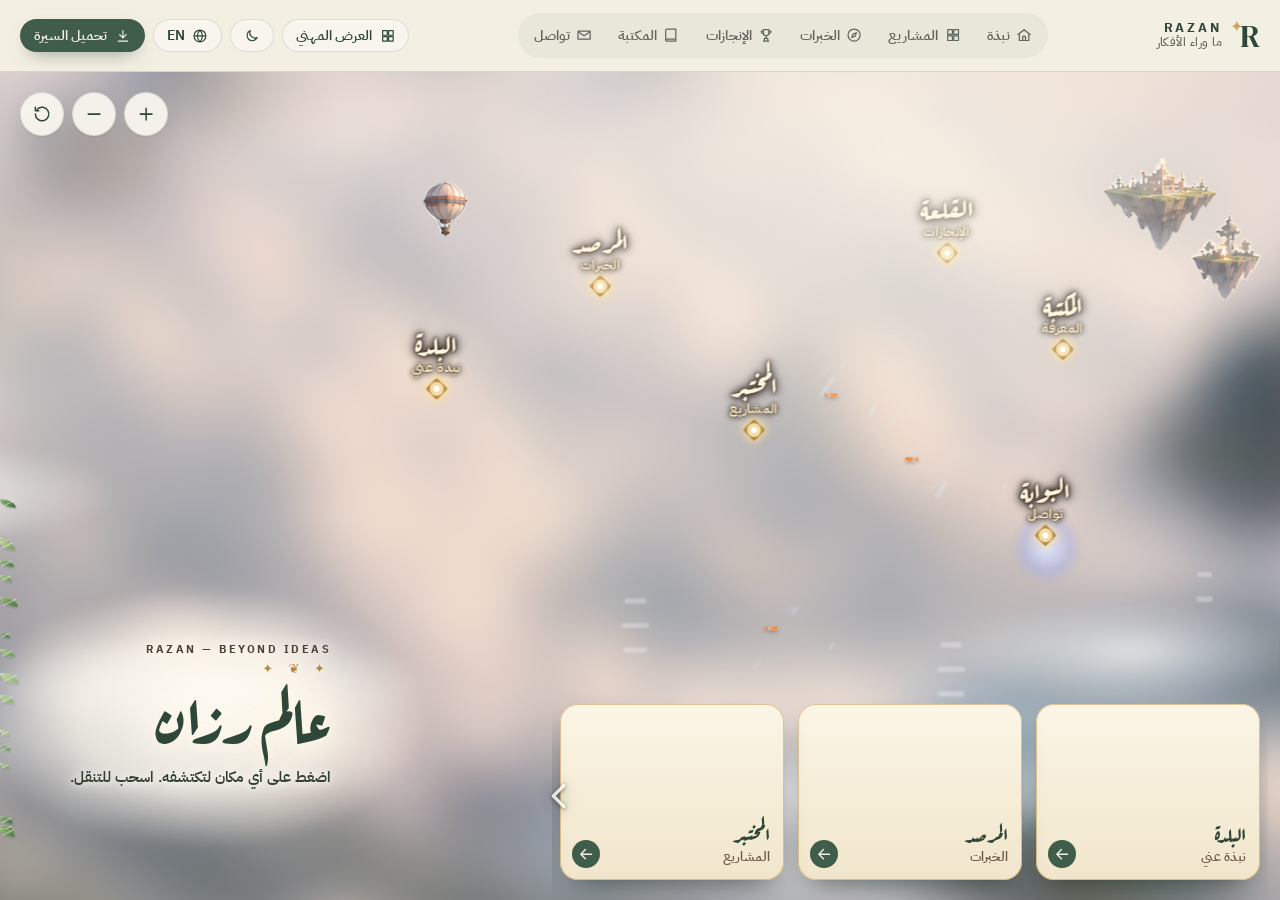
<file: world.html>
<!doctype html>
<html lang="ar" dir="rtl">
<head>
<meta charset="utf-8">
<meta name="viewport" content="width=device-width, initial-scale=1">
<meta name="theme-color" content="#F3EFE3">
<link rel="preconnect" href="https://fonts.googleapis.com"><link rel="preconnect" href="https://fonts.gstatic.com" crossorigin>
<link href="https://fonts.googleapis.com/css2?family=Amiri:wght@400;700&family=Aref+Ruqaa:wght@700&family=DM+Serif+Display:ital@0;1&family=IBM+Plex+Sans+Arabic:wght@400;500;600;700&family=Manrope:wght@400;500;600;700;800&display=swap" rel="stylesheet">
<link rel="icon" href="assets/img/favicon.svg" type="image/svg+xml">
<link rel="stylesheet" href="assets/css/style.css?v=81">
<link rel="stylesheet" href="assets/css/world.css?v=81">
<script>(function(){var d=document.documentElement,l=localStorage.getItem('rz-lang')||'ar',t=localStorage.getItem('rz-theme')||(matchMedia('(prefers-color-scheme: dark)').matches?'dark':'light');d.lang=l;d.dir=l==='ar'?'rtl':'ltr';d.dataset.theme=t;})();</script>
<title>Razan’s World — Explorer</title>
<meta name="description" content="استكشف مسيرتي كخريطة حيّة: المشاريع والخبرات والإنجازات والمعرفة أماكن على جزيرة طائرة. Explore my work as a living map.">
<link rel="canonical" href="https://rznpro.github.io/razan-portfolio/world.html">
<meta property="og:type" content="website">
<meta property="og:site_name" content="RAZAN — Beyond Ideas">
<meta property="og:locale" content="ar_SA"><meta property="og:locale:alternate" content="en_US">
<meta property="og:title" content="عالم رزان — Razan’s World">
<meta property="og:description" content="استكشف مسيرتي كخريطة حيّة: المشاريع والخبرات والإنجازات والمعرفة أماكن على جزيرة طائرة. Explore my work as a living map.">
<meta property="og:url" content="https://rznpro.github.io/razan-portfolio/world.html">
<meta property="og:image" content="https://rznpro.github.io/razan-portfolio/assets/img/og.jpg">
<meta property="og:image:width" content="1200"><meta property="og:image:height" content="630">
<meta property="og:image:alt" content="الخريطة التفاعلية والموقع المهني لرزان العوض">
<meta name="twitter:card" content="summary_large_image">
</head>
<body data-page="world" class="world-page">
<header id="site-header"></header>
<main class="world-stage" id="stage">
  <div id="world-art" role="application" aria-label="Explorer World map"></div>
  <div class="w-card" id="w-card"></div>
  <div class="w-list" id="w-list" role="toolbar"></div>
  <div class="w-ctrl">
    <button id="zin" aria-label="Zoom in"></button>
    <button id="zout" aria-label="Zoom out"></button>
    <button id="zreset" aria-label="Reset view"></button>
  </div>
  <aside class="drawer" id="drawer" aria-live="polite"></aside>
</main>
<script src="assets/js/content.js?v=83"></script>
<script src="assets/js/draft.js?v=37"></script>
<script src="assets/js/common.js?v=82"></script>
<script src="assets/js/world-art.js?v=65"></script>
<script src="assets/js/world-page.js?v=82"></script>
</body>
</html>
</file>
<file: assets/css/style.css>
/* RAZAN — Beyond Ideas · design system
   Palette: Forest #405D4B · Sage #A8B99D · Ivory #F3EFE3 · Walnut #80604A · Burgundy #814B50 */
:root {
  --forest: #405D4B; --forest-d: #2F4738; --sage: #A8B99D; --sage-l: #DCE4D3;
  --ivory: #F3EFE3; --paper: #FAF7F0; --walnut: #80604A; --burgundy: #814B50; --gold: #C9A45C;
  --ink: #26302A; --muted: #5F665C; --line: rgba(64, 93, 75, .16);
  --sky1: #E6EEE6; --sky2: #F1EDE4; --sky3: #E9E3EF;
  --r: 22px; --r-sm: 14px; --shadow: 0 1px 2px rgba(40,50,40,.06), 0 10px 30px -12px rgba(40,55,40,.22);
  --f-body: "Manrope", "IBM Plex Sans Arabic", system-ui, sans-serif;
  --f-head: "DM Serif Display", "Amiri", Georgia, serif;
  --wrap: 1180px; --hdr: 72px;
}
html[lang="ar"] { --f-body: "IBM Plex Sans Arabic", "Manrope", system-ui, sans-serif; --f-head: "Amiri", "DM Serif Display", serif; }
* { box-sizing: border-box; }
html { scroll-behavior: smooth; scroll-padding-top: calc(var(--hdr) + 16px); }
body { margin: 0; font-family: var(--f-body); color: var(--ink); background: var(--ivory); line-height: 1.65; -webkit-font-smoothing: antialiased; }
body::before { content: ""; position: fixed; inset: 0; z-index: -1; pointer-events: none;
  background: radial-gradient(900px 500px at 85% -5%, rgba(168,185,157,.35), transparent 60%), radial-gradient(700px 500px at -10% 40%, rgba(233,227,239,.55), transparent 60%), radial-gradient(800px 600px at 100% 90%, rgba(220,228,211,.6), transparent 60%); }
img, svg { max-width: 100%; }
a { color: inherit; }
h1, h2, h3 { font-family: var(--f-head); font-weight: 400; line-height: 1.12; margin: 0; color: var(--forest-d); }
html[lang="ar"] h1, html[lang="ar"] h2 { font-weight: 700; line-height: 1.35; }
html[lang="ar"] h3 { font-family: var(--f-body); font-weight: 700; }
p { margin: 0; }
.wrap { max-width: var(--wrap); margin: 0 auto; padding: 0 24px; }
:focus-visible { outline: 2.5px solid var(--burgundy); outline-offset: 3px; border-radius: 8px; }
.ic { width: 1.15em; height: 1.15em; flex: none; fill: none; stroke: currentColor; stroke-width: 1.8; stroke-linecap: round; stroke-linejoin: round; vertical-align: -0.2em; }
.ic.gold { color: var(--gold); }
html[dir="rtl"] .ic.dir { transform: scaleX(-1); }
.skip { position: absolute; inset-inline-start: 12px; top: -60px; background: var(--forest); color: var(--ivory); padding: 10px 16px; border-radius: 10px; z-index: 100; }
.skip:focus { top: 12px; }

/* buttons */
.btn { display: inline-flex; align-items: center; gap: .55em; border-radius: 999px; padding: .72em 1.25em; font: 600 .95rem/1 var(--f-body); text-decoration: none; border: 1px solid transparent; cursor: pointer; transition: transform .2s, background .2s, box-shadow .2s, color .2s; white-space: nowrap; }
.btn:hover { transform: translateY(-1px); }
.btn.sm { padding: .55em .95em; font-size: .86rem; }
.btn.lg { padding: .95em 1.5em; font-size: 1rem; }
.btn-solid { background: var(--forest); color: var(--ivory); box-shadow: 0 8px 20px -10px rgba(47,71,56,.7); }
.btn-solid:hover { background: var(--forest-d); }
.btn-ghost { background: rgba(250,247,240,.75); color: var(--forest-d); border-color: var(--line); backdrop-filter: blur(6px); }
.btn-ghost:hover { background: #fff; }
.btn-ivory { background: var(--ivory); color: var(--forest-d); }
.btn-line { color: var(--ivory); border-color: rgba(243,239,227,.4); }
.btn-line:hover { background: rgba(243,239,227,.1); }

/* header */
#site-header { position: sticky; top: 0; z-index: 50; height: var(--hdr); display: flex; align-items: center; background: rgba(243,239,227,.78); backdrop-filter: saturate(1.2) blur(14px); border-bottom: 1px solid var(--line); }
.hdr-in { width: 100%; max-width: 1320px; margin: 0 auto; padding: 0 20px; display: flex; align-items: center; gap: 18px; }
.logo { display: flex; align-items: center; gap: 10px; text-decoration: none; }
.mark { font: 400 2rem/1 "DM Serif Display", serif; color: var(--forest-d); position: relative; }
.mark i { font-style: normal; font-size: .5em; color: var(--gold); position: absolute; top: -2px; inset-inline-end: -10px; }
.logo-t { font: 700 .82rem/1.1 var(--f-body); letter-spacing: .22em; color: var(--forest-d); margin-inline-start: 8px; }
.logo-t small { display: block; font-weight: 500; letter-spacing: .04em; color: var(--muted); font-size: .72rem; margin-top: 2px; }
.nav { display: flex; gap: 2px; margin-inline: auto; padding: 4px; border-radius: 999px; background: rgba(64,93,75,.06); }
.nav a { display: flex; align-items: center; gap: .45em; padding: .5em .85em; border-radius: 999px; text-decoration: none; font-size: .88rem; font-weight: 600; color: var(--muted); transition: background .2s, color .2s; }
.nav a:hover { color: var(--forest-d); background: rgba(255,255,255,.7); }
.nav a.on { background: var(--paper); color: var(--forest-d); box-shadow: var(--shadow); }
.hdr-act { display: flex; gap: 8px; align-items: center; }
.burger { display: none; }
@media (max-width: 1180px) { .nav a .ic { display: none; } }
@media (max-width: 1020px) {
  .burger { display: inline-flex; }
  .nav { position: absolute; top: calc(var(--hdr) - 6px); inset-inline: 14px; flex-direction: column; background: var(--paper); border-radius: 18px; padding: 10px; box-shadow: var(--shadow); display: none; }
  .nav.open { display: flex; }
  .nav a .ic { display: inline; }
  .hdr-act .btn span { display: none; }
  .hdr-act .lang span { display: inline; }
}

/* reveal */
.rv { opacity: 0; transform: translateY(14px); transition: opacity .7s ease, transform .7s ease; transition-delay: var(--d, 0ms); }
.rv.in { opacity: 1; transform: none; }

/* hero */
#hero { padding: 28px 0 10px; }
.hero-in { max-width: 1320px; margin: 0 auto; padding: 0 24px; display: grid; grid-template-columns: minmax(0, .9fr) minmax(0, 1.25fr); gap: 34px; align-items: center; min-height: min(78vh, 720px); }
.kick { display: flex; align-items: center; gap: 12px; letter-spacing: .28em; text-transform: uppercase; font-size: .78rem; font-weight: 700; color: var(--walnut); }
html[lang="ar"] .kick { letter-spacing: .05em; font-size: .95rem; }
.kick span { width: 28px; height: 1px; background: var(--walnut); opacity: .6; }
.hero-txt h1 { font-size: clamp(2.6rem, 5.4vw, 4.6rem); margin: 18px 0 18px; letter-spacing: -.01em; }
.hero-txt h1 em { font-style: italic; color: var(--forest); position: relative; }
html[lang="ar"] .hero-txt h1 em { font-style: normal; color: var(--burgundy); }
.role { font: 400 1.5rem/1.3 var(--f-head); color: var(--forest-d); }
html[lang="ar"] .role { font: 700 1.25rem/1.5 var(--f-body); }
.focus { display: flex; flex-wrap: wrap; gap: 6px 0; margin-top: 10px; color: var(--muted); font-weight: 600; font-size: .95rem; }
.focus span + span::before { content: "·"; margin: 0 .6em; color: var(--gold); }
.intro { margin-top: 18px; font-size: 1.05rem; color: var(--muted); max-width: 34em; }
.cta { display: flex; gap: 12px; flex-wrap: wrap; margin-top: 30px; }
.hero-world { position: relative; display: block; border-radius: 30px; overflow: hidden; aspect-ratio: 1680 / 944; background: linear-gradient(180deg, var(--sky3) 0%, var(--sky1) 55%, var(--sky2) 100%); box-shadow: 0 30px 60px -30px rgba(47,71,56,.45), inset 0 0 0 1px rgba(255,255,255,.6); transition: transform .5s ease, box-shadow .5s; }
.hero-world:hover { transform: translateY(-4px); box-shadow: 0 40px 70px -30px rgba(47,71,56,.55), inset 0 0 0 1px rgba(255,255,255,.6); }
.hero-world > svg { width: 100%; height: 100%; display: block; }
.hw-cap { position: absolute; bottom: 16px; inset-inline-start: 16px; display: inline-flex; gap: 8px; align-items: center; background: rgba(250,247,240,.9); padding: 8px 14px; border-radius: 999px; font-size: .85rem; font-weight: 600; color: var(--forest-d); box-shadow: var(--shadow); }
.quick { max-width: 1320px; margin: 26px auto 0; padding: 0 24px; display: grid; grid-template-columns: repeat(4, 1fr); gap: 16px; }
.qcard { display: flex; align-items: center; gap: 10px; background: rgba(250,247,240,.82); border: 1px solid var(--line); border-radius: var(--r); padding: 10px 16px 10px 10px; text-decoration: none; box-shadow: var(--shadow); transition: transform .3s, background .3s; }
html[dir="rtl"] .qcard { padding: 10px 10px 10px 16px; }
.qcard:hover { transform: translateY(-3px); background: #fff; }
.qart { width: 86px; flex: none; }
.qtxt { display: flex; align-items: center; justify-content: space-between; flex: 1; gap: 8px; }
.qtxt b { font: 400 1.15rem/1.2 var(--f-head); color: var(--forest-d); }
html[lang="ar"] .qtxt b { font: 700 1rem/1.4 var(--f-body); }
.qtxt em { color: var(--walnut); }
@media (max-width: 900px) {
  .hero-in { grid-template-columns: 1fr; min-height: 0; gap: 22px; }
  .quick { grid-template-columns: repeat(2, 1fr); }
}
@media (max-width: 520px) { .quick { grid-template-columns: 1fr; } }

/* sections */
section.sec { padding: 96px 0 24px; }
.sec-h { margin-bottom: 38px; max-width: 760px; }
.eyebrow { display: inline-flex; align-items: center; gap: 8px; font-size: .78rem; letter-spacing: .2em; text-transform: uppercase; font-weight: 700; color: var(--walnut); }
html[lang="ar"] .eyebrow { letter-spacing: .02em; font-size: .9rem; }
.eyebrow.light { color: var(--sage); }
.sec-h h2 { font-size: clamp(2rem, 3.6vw, 3rem); margin-top: 10px; }
.sec-sub { margin-top: 12px; color: var(--muted); font-size: 1.05rem; }
.chips { display: flex; flex-wrap: wrap; gap: 8px; }
.chip { padding: .42em .9em; border-radius: 999px; background: rgba(255,255,255,.65); border: 1px solid var(--line); font-size: .86rem; font-weight: 600; color: var(--forest-d); }
.mini { font: 700 .8rem/1 var(--f-body) !important; letter-spacing: .16em; text-transform: uppercase; color: var(--walnut) !important; margin: 26px 0 12px; }

/* about */
.about-g { display: grid; grid-template-columns: 1.4fr 1fr; gap: 40px; align-items: start; }
.about-txt p { font-size: 1.04rem; color: var(--muted); margin-bottom: 14px; }
.about-txt .lead { font: 400 1.5rem/1.45 var(--f-head); color: var(--forest-d); }
html[lang="ar"] .about-txt .lead { font: 500 1.3rem/1.8 var(--f-body); }
.facts { margin: 0; display: grid; gap: 12px; }
.facts div { background: var(--paper); border: 1px solid var(--line); border-radius: var(--r-sm); padding: 16px 18px; box-shadow: var(--shadow); }
.facts dt { font-size: .75rem; letter-spacing: .16em; text-transform: uppercase; color: var(--walnut); font-weight: 700; }
.facts dd { margin: 4px 0 0; font-weight: 600; color: var(--forest-d); }
@media (max-width: 860px) { .about-g { grid-template-columns: 1fr; } }

/* projects */
.feat { display: grid; gap: 22px; }
.pcard { background: var(--paper); border: 1px solid var(--line); border-radius: var(--r); overflow: hidden; box-shadow: var(--shadow); display: flex; flex-direction: column; transition: transform .35s, box-shadow .35s; }
.pcard:hover { transform: translateY(-4px); box-shadow: 0 26px 50px -26px rgba(47,71,56,.45); }
.p-art { display: block; background: linear-gradient(180deg, var(--sky3), var(--sky1) 60%, var(--sky2)); padding: 14px 18px 0; }
.p-art .emblem { width: 100%; height: 190px; display: block; transition: transform .5s ease; }
.pcard:hover .emblem { transform: translateY(-4px) scale(1.02); }
.p-body { padding: 20px 22px 22px; display: flex; flex-direction: column; gap: 8px; flex: 1; }
.p-meta { font-size: .78rem; letter-spacing: .12em; text-transform: uppercase; color: var(--walnut); font-weight: 700; }
html[lang="ar"] .p-meta { letter-spacing: 0; font-size: .85rem; }
.pcard h3 { font-size: 1.6rem; }
.pcard h3 a { text-decoration: none; }
.p-kick { color: var(--muted); font-weight: 500; }
.p-sum { color: var(--ink); }
.p-role { display: flex; gap: 8px; align-items: flex-start; font-size: .92rem; color: var(--forest); font-weight: 600; }
.tags { display: flex; flex-wrap: wrap; gap: 6px; margin-top: 4px; }
.tags span { font-size: .76rem; font-weight: 700; padding: .3em .7em; border-radius: 8px; background: var(--sage-l); color: var(--forest-d); direction: ltr; }
.p-foot { margin-top: auto; padding-top: 12px; display: flex; justify-content: space-between; align-items: center; gap: 10px; flex-wrap: wrap; }
.award, .status { display: inline-flex; align-items: center; gap: 6px; font-size: .8rem; font-weight: 700; color: var(--burgundy); background: rgba(129,75,80,.08); padding: .4em .75em; border-radius: 999px; }
.status { color: var(--forest); background: rgba(64,93,75,.08); }
.more { font-weight: 700; font-size: .92rem; color: var(--forest-d); text-decoration: none; display: inline-flex; gap: 6px; align-items: center; margin-inline-start: auto; }
.more:hover { color: var(--burgundy); }
.pcard.big { flex-direction: row; }
.pcard.big .p-art { flex: 0 0 44%; display: flex; align-items: center; padding: 18px; }
.pcard.big .emblem { height: 270px; }
.pcard.big h3 { font-size: 2.1rem; }
.pcard.big .p-body { padding: 30px 32px; }
.feat .pcard.big:nth-child(even) { flex-direction: row-reverse; }
@media (max-width: 860px) { .pcard.big, .feat .pcard.big:nth-child(even) { flex-direction: column; } .pcard.big .emblem { height: 210px; } }
.all-h { display: flex; justify-content: space-between; align-items: end; gap: 16px; flex-wrap: wrap; margin: 64px 0 22px; }
.all-h h3 { font-size: 1.9rem; }
.filters { display: flex; flex-wrap: wrap; gap: 6px; }
.filters button { font: 600 .86rem var(--f-body); padding: .5em 1em; border-radius: 999px; border: 1px solid var(--line); background: rgba(255,255,255,.6); color: var(--muted); cursor: pointer; }
.filters button[aria-selected="true"] { background: var(--forest); color: var(--ivory); border-color: var(--forest); }
.pgrid { display: grid; grid-template-columns: repeat(auto-fill, minmax(290px, 1fr)); gap: 20px; }

/* experience timeline */
.tl { list-style: none; margin: 0; padding: 0; position: relative; }
.tl::before { content: ""; position: absolute; inset-inline-start: 11px; top: 8px; bottom: 8px; width: 2px; background: linear-gradient(var(--sage), var(--line)); }
.tl > li { position: relative; padding-inline-start: 46px; margin-bottom: 22px; }
.tl-dot { position: absolute; inset-inline-start: 4px; top: 22px; width: 16px; height: 16px; border-radius: 50%; background: var(--paper); border: 3px solid var(--forest); box-shadow: 0 0 0 5px rgba(168,185,157,.35); }
.tl-card { background: var(--paper); border: 1px solid var(--line); border-radius: var(--r); padding: 20px 24px; box-shadow: var(--shadow); }
.tl-date { display: inline-block; font-size: .78rem; font-weight: 800; color: var(--walnut); background: rgba(128,96,74,.1); padding: .25em .7em; border-radius: 999px; direction: ltr; }
.tl-card h3 { font-size: 1.35rem; margin-top: 10px; }
.tl-org { color: var(--forest); font-weight: 600; margin-top: 2px; }
.tl-card ul { margin: 12px 0 0; padding-inline-start: 1.1em; color: var(--muted); }
.tl-card li { margin: 4px 0; }
.tl-card li::marker { color: var(--gold); }

/* achievements */
.ach { display: grid; grid-template-columns: repeat(auto-fill, minmax(300px, 1fr)); gap: 18px; }
.acard { display: flex; gap: 16px; background: var(--paper); border: 1px solid var(--line); border-radius: var(--r); padding: 22px; box-shadow: var(--shadow); }
.acard.top { background: linear-gradient(135deg, #FBF5E6, var(--paper)); border-color: rgba(201,164,92,.5); }
.a-ic { width: 50px; height: 50px; flex: none; border-radius: 50%; display: grid; place-items: center; background: radial-gradient(circle at 35% 30%, #F6E2B3, var(--gold)); color: #5a4422; font-size: 1.35rem; box-shadow: inset 0 -3px 6px rgba(90,68,34,.25); }
.acard h3 { font-size: 1.15rem; font-family: var(--f-body); font-weight: 700; }
.acard p { color: var(--muted); font-size: .92rem; margin-top: 4px; }
.a-meta { display: flex; gap: 10px; flex-wrap: wrap; align-items: center; }
.a-meta span { font-weight: 800; color: var(--walnut); }
.a-meta a { color: var(--forest); font-weight: 700; text-decoration: none; display: inline-flex; gap: 4px; align-items: center; }

/* library */
.lib { display: grid; grid-template-columns: 1fr 1fr; gap: 22px; }
.shelf { background: var(--paper); border: 1px solid var(--line); border-radius: var(--r); padding: 24px 26px; box-shadow: var(--shadow); }
.shelf h3 { display: flex; gap: 10px; align-items: center; font-size: 1.25rem; margin-bottom: 12px; }
.shelf h3 .ic { color: var(--walnut); }
.shelf h3.mt { margin-top: 26px; }
.li { position: relative; padding: 12px 0; border-top: 1px dashed var(--line); padding-inline-end: 54px; }
.li.sm { padding-inline-end: 0; }
.li-t { font-weight: 700; color: var(--forest-d); }
.li-o { color: var(--muted); font-size: .9rem; }
.yr { position: absolute; inset-inline-end: 0; top: 14px; font-weight: 800; color: var(--walnut); font-size: .85rem; }
.langs > div { display: grid; grid-template-columns: 1fr auto 6.5em; gap: 12px; align-items: center; padding: 8px 0; border-top: 1px dashed var(--line); font-weight: 600; }
.langs em { font-style: normal; color: var(--muted); font-size: .85rem; text-align: end; }
.dots { display: flex; gap: 5px; }
.dots b { width: 10px; height: 10px; border-radius: 50%; background: var(--sage-l); }
.dots b.on { background: var(--forest); }
.skills { display: grid; grid-template-columns: repeat(auto-fill, minmax(260px, 1fr)); gap: 18px; margin-top: 22px; }
.sk { background: rgba(250,247,240,.7); border: 1px solid var(--line); border-radius: var(--r); padding: 20px 22px; }
.sk h3 { font-size: 1.1rem; margin-bottom: 12px; }
@media (max-width: 860px) { .lib { grid-template-columns: 1fr; } }

/* contact */
#contact { padding-bottom: 80px; }
.contact { position: relative; overflow: hidden; display: grid; grid-template-columns: 1fr 1.5fr; gap: 20px; align-items: center; background: radial-gradient(600px 300px at 20% 10%, rgba(168,185,157,.25), transparent 70%), var(--forest-d); color: var(--ivory); border-radius: 30px; padding: 40px; box-shadow: 0 40px 70px -40px rgba(47,71,56,.8); }
.contact h2 { color: var(--ivory); font-size: clamp(1.9rem, 3.4vw, 2.8rem); margin: 10px 0 12px; }
.contact p { color: rgba(243,239,227,.8); }
.c-btns { display: flex; flex-wrap: wrap; gap: 10px; margin-top: 24px; }
.c-art .emblem { width: 100%; max-height: 300px; }
@media (max-width: 860px) { .contact { grid-template-columns: 1fr; padding: 28px; } .c-art { max-width: 300px; } }

/* footer */
#site-footer { border-top: 1px solid var(--line); background: rgba(243,239,227,.7); }
.ftr-in { max-width: 1320px; margin: 0 auto; padding: 22px 24px; display: flex; justify-content: space-between; align-items: center; gap: 16px; flex-wrap: wrap; color: var(--muted); font-size: .9rem; }
.soc { display: flex; gap: 8px; }
.soc a { width: 40px; height: 40px; border-radius: 50%; display: grid; place-items: center; background: var(--paper); border: 1px solid var(--line); color: var(--forest-d); transition: background .2s; }
.soc a:hover { background: #fff; }
.quote { font-family: var(--f-head); font-style: italic; font-size: 1.1rem; color: var(--forest-d); }
html[lang="ar"] .quote { font-style: normal; }

/* ---------- project case study ---------- */
.cs-hero { padding: 40px 0 20px; }
.crumbs { display: flex; gap: 8px; align-items: center; font-weight: 600; font-size: .9rem; color: var(--muted); }
.crumbs a { text-decoration: none; display: inline-flex; gap: 6px; align-items: center; }
.crumbs a:hover { color: var(--forest-d); }
html[dir="rtl"] .crumbs .back .ic { transform: none; }
html[dir="ltr"] .crumbs .back .ic { transform: scaleX(-1); }
.cs-top { display: grid; grid-template-columns: 1.15fr 1fr; gap: 36px; align-items: center; margin-top: 22px; }
.cs-top h1 { font-size: clamp(2.6rem, 5vw, 4.2rem); margin: 10px 0 14px; }
.cs-kick { font-size: 1.2rem; color: var(--muted); }
.cs-art { border-radius: 28px; background: linear-gradient(180deg, var(--sky3), var(--sky1) 60%, var(--sky2)); padding: 20px; box-shadow: var(--shadow); }
.cs-art .emblem { width: 100%; height: 340px; display: block; }
.cs-meta { display: grid; grid-template-columns: repeat(auto-fit, minmax(180px, 1fr)); gap: 12px; margin-top: 26px; }
.cs-meta div { background: var(--paper); border: 1px solid var(--line); border-radius: var(--r-sm); padding: 14px 16px; }
.cs-meta dt { font-size: .74rem; letter-spacing: .14em; text-transform: uppercase; color: var(--walnut); font-weight: 700; }
html[lang="ar"] .cs-meta dt { letter-spacing: 0; font-size: .82rem; }
.cs-meta dd { margin: 4px 0 0; font-weight: 600; color: var(--forest-d); }
.cs-body { display: grid; grid-template-columns: 220px 1fr; gap: 48px; padding: 50px 0 40px; }
.toc { position: sticky; top: calc(var(--hdr) + 24px); align-self: start; display: grid; gap: 4px; }
.toc a { text-decoration: none; color: var(--muted); font-weight: 600; padding: 6px 12px; border-inline-start: 2px solid var(--line); }
.toc a:hover { color: var(--forest-d); border-color: var(--forest); }
.cs-sec { padding-bottom: 34px; margin-bottom: 34px; border-bottom: 1px solid var(--line); }
.cs-sec:last-child { border: 0; }
.cs-sec h2 { font-size: 1.9rem; margin-bottom: 14px; display: flex; gap: 12px; align-items: baseline; }
.cs-sec h2 small { font: 800 .8rem var(--f-body); color: var(--gold); }
.cs-sec p { font-size: 1.08rem; color: var(--ink); max-width: 42em; }
.steps { list-style: none; padding: 0; margin: 0; counter-reset: s; display: grid; gap: 10px; }
.steps li { counter-increment: s; display: flex; gap: 14px; align-items: flex-start; background: var(--paper); border: 1px solid var(--line); border-radius: var(--r-sm); padding: 14px 18px; }
.steps li::before { content: counter(s, decimal-leading-zero); font: 800 .85rem var(--f-body); color: var(--walnut); background: rgba(128,96,74,.1); border-radius: 8px; padding: .25em .5em; }
.outs { display: grid; grid-template-columns: repeat(auto-fill, minmax(240px, 1fr)); gap: 12px; padding: 0; margin: 0; list-style: none; }
.outs li { display: flex; gap: 10px; background: linear-gradient(135deg, #FBF5E6, var(--paper)); border: 1px solid rgba(201,164,92,.4); border-radius: var(--r-sm); padding: 16px; font-weight: 600; color: var(--forest-d); }
.outs .ic { color: var(--gold); margin-top: 3px; }
.cs-links { display: flex; gap: 10px; flex-wrap: wrap; margin-top: 16px; }
.cs-nav { display: flex; justify-content: space-between; gap: 16px; padding: 30px 0 70px; flex-wrap: wrap; }
@media (max-width: 860px) { .cs-top, .cs-body { grid-template-columns: 1fr; } .toc { display: none; } .cs-art .emblem { height: 240px; } }

@media (prefers-reduced-motion: reduce) {
  html { scroll-behavior: auto; }
  .rv { opacity: 1; transform: none; transition: none; }
  /* stop everything that travels; keep only gentle, in-place life on the map (water flowing, the waterfall, twinkles, the portal glow) */
  *:not(.flow-a):not(.flow-b):not(.fall):not(.spk):not(.portal-glow):not(.beam) { animation: none !important; }
}

/* painting crops (replace the old drawn emblems) */
.paint { width: 100%; height: 100%; background-repeat: no-repeat; background-color: #E9E6EC; }
.p-art { padding: 0 !important; overflow: hidden; }
.p-art .paint { height: 200px; transition: transform .6s ease; }
.pcard:hover .p-art .paint { transform: scale(1.04); }
.pcard.big .p-art .paint { height: 100%; min-height: 300px; }
.qart { height: 64px; border-radius: 14px; overflow: hidden; }
.cs-art { padding: 0 !important; overflow: hidden; }
.cs-art .paint { height: 360px; }
.c-art { border-radius: 22px; overflow: hidden; height: 280px; box-shadow: inset 0 0 0 1px rgba(243,239,227,.25); }
@media (max-width: 860px) { .pcard.big .p-art .paint { min-height: 220px; } .cs-art .paint { height: 260px; } .c-art { height: 200px; } }

/* developer badge (only on your machine) */
.dev-badge { position: fixed; bottom: 16px; left: 16px; z-index: 90; display: flex; gap: 8px; align-items: center; direction: rtl; font: 600 13px "IBM Plex Sans Arabic", sans-serif; }
.dev-badge a { background: #2F4738; color: #F3EFE3; text-decoration: none; padding: 8px 14px; border-radius: 999px; box-shadow: 0 8px 20px -8px rgba(0,0,0,.6); }
.dev-badge span { background: #C9A45C; color: #2a1f10; padding: 6px 12px; border-radius: 999px; }
/* uploaded pictures: framed by the editor's fit / zoom / position (App.frame) */
.pimgw { width: 100%; height: 200px; overflow: hidden; background: var(--lbg); display: block; }
.pimgw .pimg { width: 100%; height: 100%; display: block; object-fit: var(--fit, cover); object-position: var(--pos, 50% 50%); scale: var(--z, 1); transform-origin: var(--pos, 50% 50%); transition: transform .6s ease; }
.pcard:hover .p-art .pimg { transform: scale(1.04); }
.pcard.big .p-art .pimgw { height: 100%; min-height: 300px; }
.cs-art .pimgw { height: 360px; border-radius: 22px; }
@media (max-width: 860px) { .pcard.big .p-art .pimgw { min-height: 220px; } .cs-art .pimgw { height: 260px; } }

/* =========================================================
   DARK MODE — deep forest green, colours inverted
   (ivory text on green; buttons flip to ivory with green text)
   ========================================================= */
html { color-scheme: light; transition: background-color .4s; }
html[data-theme="dark"] {
  color-scheme: dark;
  --ivory: #1C2A21;        /* page background (was ivory) */
  --paper: #24362A;        /* cards */
  --ink: #ECE6D6;          /* body text */
  --muted: #B6C1AE;
  --forest-d: #F3EFE3;     /* headings → ivory */
  --forest: #E9DFC6;       /* solid buttons → ivory (text becomes green) */
  --sage-l: #33493A;       /* tag chips */
  --walnut: #DDBB8B;       /* eyebrows, dates */
  --burgundy: #E7A9AE;
  --gold: #D9B56E;
  --line: rgba(243, 239, 227, .13);
  --sky1: #2A3B31; --sky2: #26342B; --sky3: #2E3A3A;
  --shadow: 0 1px 2px rgba(0,0,0,.25), 0 12px 30px -12px rgba(0,0,0,.6);
}
html[data-theme="dark"] body { background: var(--ivory); }
html[data-theme="dark"] body::before {
  background: radial-gradient(900px 500px at 85% -5%, rgba(168,185,157,.12), transparent 60%),
              radial-gradient(700px 500px at -10% 40%, rgba(201,164,92,.07), transparent 60%),
              radial-gradient(800px 600px at 100% 90%, rgba(64,93,75,.35), transparent 60%);
}
html[data-theme="dark"] #site-header { background: rgba(28, 42, 33, .82); }
html[data-theme="dark"] #site-footer { background: rgba(28, 42, 33, .7); }
html[data-theme="dark"] .nav { background: rgba(243,239,227,.06); }
html[data-theme="dark"] .nav a:hover { background: rgba(243,239,227,.08); }
html[data-theme="dark"] .btn-solid { color: #1C2A21; box-shadow: 0 8px 20px -10px rgba(0,0,0,.7); }
html[data-theme="dark"] .btn-solid:hover { background: #fff8e6; }
html[data-theme="dark"] .btn-ghost { background: rgba(36,54,42,.8); }
html[data-theme="dark"] .btn-ghost:hover { background: #2d4234; }
html[data-theme="dark"] .qcard { background: rgba(36,54,42,.85); }
html[data-theme="dark"] .qcard:hover { background: #2a3e31; }
html[data-theme="dark"] .hw-cap { background: rgba(28,42,33,.9); }
html[data-theme="dark"] .chip, html[data-theme="dark"] .filters button { background: rgba(243,239,227,.05); }
html[data-theme="dark"] .filters button[aria-selected="true"] { color: #1C2A21; }
html[data-theme="dark"] .acard.top { background: linear-gradient(135deg, #3a3a26, var(--paper)); border-color: rgba(217,181,110,.45); }
html[data-theme="dark"] .a-ic { color: #3b2b12; }
html[data-theme="dark"] .outs li { background: linear-gradient(135deg, #34362a, var(--paper)); border-color: rgba(217,181,110,.35); }
html[data-theme="dark"] .award { background: rgba(231,169,174,.1); }
html[data-theme="dark"] .status { background: rgba(233,223,198,.08); }
html[data-theme="dark"] .tl-dot { box-shadow: 0 0 0 5px rgba(168,185,157,.15); }
html[data-theme="dark"] .sk { background: rgba(36,54,42,.6); }
html[data-theme="dark"] .soc a:hover { background: #2d4234; }
html[data-theme="dark"] .contact { background: radial-gradient(600px 300px at 20% 10%, rgba(217,181,110,.12), transparent 70%), #13201A; box-shadow: 0 40px 70px -40px #000, inset 0 0 0 1px rgba(217,181,110,.2); }
html[data-theme="dark"] .contact h2 { color: #F3EFE3; }
html[data-theme="dark"] .btn-ivory { background: #F3EFE3; color: #1C2A21; }
html[data-theme="dark"] .hero-txt h1 em { color: #CFE0B8; }
html[data-theme="dark"] .dev-badge a { background: #E9DFC6; color: #1C2A21; }
.theme .ic { transition: transform .5s; }
.theme:hover .ic { transform: rotate(30deg); }

/* project logos: shown on their own brand colour, never cropped */
.plogo { display: grid; grid-template: 100% / 100%; place-items: center; width: 100%; height: 200px; background: radial-gradient(120% 90% at 50% 30%, color-mix(in oklab, var(--lbg) 82%, #fff), var(--lbg)); overflow: hidden; }
.plogo img { max-width: 72%; max-height: 72%; object-fit: contain; scale: var(--z, 1); filter: drop-shadow(0 10px 18px rgba(0,0,0,.22)); transition: transform .6s cubic-bezier(.2,.8,.2,1); border-radius: 14px; }
.pcard:hover .plogo img { transform: scale(1.06) translateY(-3px); }
.pcard.big .plogo { height: 100%; min-height: 300px; }
.cs-art .plogo { height: 360px; border-radius: 22px; }
@media (max-width: 860px) { .pcard.big .plogo { min-height: 220px; } .cs-art .plogo { height: 260px; } }

/* About: now / how I work / what I'm looking for */
.ab-now { display: flex; gap: 10px; align-items: center; font-weight: 700; color: var(--forest-d) !important; }
.ab-dot { width: 10px; height: 10px; border-radius: 50%; background: #4FA66C; flex: none; box-shadow: 0 0 0 4px rgba(79,166,108,.18); }
.ab-steps { list-style: none; padding: 0; margin: 0 0 6px; display: flex; flex-wrap: wrap; gap: 8px; counter-reset: s; }
.ab-steps li { counter-increment: s; display: inline-flex; align-items: center; gap: 8px; padding: .45em .95em .45em .5em; border-radius: 999px; background: var(--paper); border: 1px solid var(--line); font-weight: 600; font-size: .92rem; color: var(--forest-d); }
html[dir="rtl"] .ab-steps li { padding: .45em .5em .45em .95em; }
.ab-steps li::before { content: counter(s); display: grid; place-items: center; width: 1.6em; height: 1.6em; border-radius: 50%; background: var(--forest); color: var(--ivory); font-size: .8rem; }
.ab-seek { font-size: 1.08rem !important; color: var(--ink) !important; border-inline-start: 3px solid var(--gold); padding-inline-start: 14px; }

/* links & materials on project pages */
.mats { display: grid; grid-template-columns: repeat(auto-fill, minmax(260px, 1fr)); gap: 12px; }
.mat { display: flex; align-items: center; gap: 14px; padding: 14px 16px; border-radius: 18px; text-decoration: none; background: var(--paper); border: 1px solid var(--line); box-shadow: var(--shadow); transition: transform .4s cubic-bezier(.2,.8,.2,1), box-shadow .4s; }
.mat:hover { transform: translateY(-4px); box-shadow: 0 22px 40px -22px rgba(30,45,35,.55); }
.mat-ic { flex: none; width: 48px; height: 48px; border-radius: 14px; display: grid; place-items: center; background: var(--forest); color: var(--ivory); }
html[data-theme="dark"] .mat-ic { color: #1C2A21; }
.mat-ic .ic { width: 22px; height: 22px; }
.mat-t { display: grid; gap: 1px; flex: 1; min-width: 0; }
.mat-t small { font-size: .78rem; font-weight: 700; color: var(--walnut); }
.mat-t b { color: var(--forest-d); font-size: 1rem; }
.mat-t em { font-style: normal; font-size: .82rem; color: var(--muted); overflow: hidden; text-overflow: ellipsis; white-space: nowrap; }
.mat-go { color: var(--muted); }

/* small screens: the opened menu is a solid panel (never see-through over the map) */
@media (max-width: 1020px) {
  #main-nav.open { background: var(--paper); backdrop-filter: none; -webkit-backdrop-filter: none; box-shadow: 0 18px 40px -14px rgba(20,30,24,.45), inset 0 0 0 1px var(--line); z-index: 70; }
  #main-nav.open a { color: var(--ink); }
  #main-nav.open a.on { background: var(--forest); color: #F3EFE3; }
  html[data-theme="dark"] #main-nav.open { background: #1F3127; box-shadow: 0 18px 40px -12px rgba(0,0,0,.7), inset 0 0 0 1px rgba(243,239,227,.1); }
  html[data-theme="dark"] #main-nav.open a { color: #F3EFE3; }
  html[data-theme="dark"] #main-nav.open a:hover { background: rgba(243,239,227,.08); }
  html[data-theme="dark"] #main-nav.open a.on { background: var(--gold); color: #2a1f10; }
}

/* phones: the header keeps logo + language + CV + menu; the map/site switch and theme move into the menu */
.nav-extra { display: none; }
@media (max-width: 560px) {
  .hdr-in { padding: 0 14px; gap: 10px; }
  .hdr-act { gap: 6px; margin-inline-start: auto; }
  .hdr-act > a:first-child, .hdr-act .theme { display: none; }
  .nav-extra { display: flex; flex-direction: column; gap: 2px; margin-top: 6px; padding-top: 8px; border-top: 1px solid var(--line); }
  .nav-extra .nx { display: flex; align-items: center; gap: .45em; padding: .5em .85em; border: 0; border-radius: 999px; background: none; font: 600 .88rem var(--f-body); color: inherit; text-decoration: none; cursor: pointer; text-align: start; }
  .nav-extra .nx .ic { display: inline; }
  #main-nav.open .nav-extra .nx { color: var(--ink); }
  html[data-theme="dark"] #main-nav.open .nav-extra .nx { color: #F3EFE3; }
}
@media (max-width: 360px) { .logo-t small { display: none; } }

/* nothing decorative may widen the page sideways (keeps phones from zooming out) */
html, body { overflow-x: clip; }
@media (max-width: 1120px) { .quick .qs-btn.prev { inset-inline-start: 0; } .quick .qs-btn.next { inset-inline-end: 0; } }

/* case-study gallery: real screens from the project */
.gal { display: grid; grid-template-columns: repeat(auto-fill, minmax(260px, 1fr)); gap: 16px; }
.gal.one { grid-template-columns: 1fr; }
.gal figure { margin: 0; }
.gal-open { display: block; width: 100%; padding: 0; border: 0; border-radius: 16px; overflow: hidden; cursor: zoom-in; background: var(--paper); box-shadow: var(--shadow); aspect-ratio: 16 / 10; }
.gal.one .gal-open { aspect-ratio: auto; }
.gal-open img { width: 100%; height: 100%; object-fit: contain; display: block; transition: transform .5s cubic-bezier(.2,.8,.2,1); background: #f3efe3; }
.gal-open:hover img { transform: scale(1.03); }
.gal-open:focus-visible { outline: 3px solid var(--gold); outline-offset: 3px; }
.gal figcaption { margin-top: 8px; font-size: .88rem; color: var(--muted); line-height: 1.5; }
html[data-theme="dark"] .gal-open img { background: #1f3127; }
.lb { position: fixed; inset: 0; z-index: 200; background: rgba(12,18,14,.88); display: grid; place-items: center; padding: 40px 70px; backdrop-filter: blur(6px); }
.lb figure { margin: 0; max-width: 100%; max-height: 100%; display: flex; flex-direction: column; align-items: center; gap: 12px; }
.lb img { max-width: min(1200px, 100%); max-height: calc(100vh - 140px); object-fit: contain; border-radius: 12px; box-shadow: 0 30px 80px -20px rgba(0,0,0,.8); }
.lb figcaption { color: #F3EFE3; font-size: .95rem; text-align: center; }
.lb-x { position: absolute; top: 18px; inset-inline-end: 18px; width: 44px; height: 44px; border-radius: 50%; border: 0; background: rgba(243,239,227,.14); color: #F3EFE3; font-size: 18px; cursor: pointer; }
.lb-nav { position: absolute; top: 50%; margin-top: -30px; width: 52px; height: 60px; border: 0; background: none; color: #F3EFE3; font-size: 48px; line-height: 1; cursor: pointer; opacity: .8; }
.lb-nav:hover { opacity: 1; } .lb-prev { inset-inline-start: 10px; } .lb-next { inset-inline-end: 10px; }
html[dir="rtl"] .lb-nav { transform: scaleX(-1); }
@media (max-width: 760px) { .lb { padding: 60px 14px; } .lb-nav { display: none; } }

/* words from people who know her: cards drift right-to-left like the river */
.words { margin-top: 56px; }
.words-h { display: flex; justify-content: space-between; align-items: flex-end; gap: 20px; flex-wrap: wrap; margin-bottom: 18px; }
.words-h h3 { font: 400 clamp(1.5rem, 2.4vw, 2rem)/1.2 var(--f-head); color: var(--forest-d); margin: 0 0 4px; }
html[lang="ar"] .words-h h3 { font-weight: 700; }
.words-h p { margin: 0; color: var(--muted); }
.words.empty { display: flex; align-items: center; justify-content: space-between; gap: 16px; flex-wrap: wrap; padding: 20px 24px; border-radius: 20px; border: 1px dashed rgba(201,164,92,.6); background: rgba(201,164,92,.06); }
.words-invite { margin: 0; font-weight: 600; color: var(--forest-d); }
.wriver { position: relative; overflow: hidden; padding: 12px 0 26px;
  -webkit-mask: linear-gradient(90deg, transparent, #000 6%, #000 94%, transparent); mask: linear-gradient(90deg, transparent, #000 6%, #000 94%, transparent); }
.wtrack { display: flex; width: max-content; direction: ltr; animation: wflow var(--dur, 60s) linear infinite; }
.wriver:hover .wtrack, .wriver:focus-within .wtrack { animation-play-state: paused; }
@keyframes wflow { to { transform: translateX(-50%); } }
.wcard { flex: 0 0 auto; width: min(340px, 78vw); margin: 0 18px 0 0; padding: 20px 22px 16px; border-radius: 20px; background: var(--paper); box-shadow: var(--shadow); border: 1px solid var(--line);
  display: flex; flex-direction: column; justify-content: space-between; gap: 14px; animation: wbob 7s ease-in-out infinite; }
.wcard:nth-child(2n) { animation-delay: -2.3s; } .wcard:nth-child(3n) { animation-delay: -4.6s; }
@keyframes wbob { 50% { transform: translateY(-6px); } }
.wcard blockquote { margin: 0; font-size: .98rem; line-height: 1.75; color: var(--ink); display: -webkit-box; -webkit-line-clamp: 6; -webkit-box-orient: vertical; overflow: hidden; }
.wcard blockquote::before { content: "“"; display: block; font: 700 2.2rem/0.6 var(--f-head); color: var(--gold); margin-bottom: 8px; }
.wcard figcaption { display: flex; align-items: center; gap: 10px; }
.wav { flex: 0 0 auto; width: 38px; height: 38px; border-radius: 50%; display: grid; place-items: center; font: 700 1rem var(--f-body); color: #F3EFE3; background: linear-gradient(135deg, #405D4B, #2F4738); box-shadow: inset 0 0 0 2px rgba(201,164,92,.6); }
.wcard b { display: block; font-size: .95rem; color: var(--forest-d); }
.wcard small { display: block; font-size: .8rem; color: var(--muted); }
html[data-theme="dark"] .wcard { background: #24362A; }
@media (prefers-reduced-motion: reduce) {
  .wriver { overflow-x: auto; -webkit-mask: none; mask: none; } .wtrack { animation: none; } .wcard { animation: none; }
  .wtrack > [aria-hidden="true"] { display: none; }
}

/* words as glass "tweets" (replaces the card stream) */
.words .words-h { margin-bottom: 32px; }
.wsky { position: relative; height: 360px; border-radius: 28px; overflow: hidden; isolation: isolate; container-type: inline-size;
  background: url(../img/art/sky.webp) center 30% / cover;
  -webkit-mask: linear-gradient(90deg, transparent, #000 7%, #000 93%, transparent); mask: linear-gradient(90deg, transparent, #000 7%, #000 93%, transparent); }
.wsky::before { content: ""; position: absolute; inset: 0; z-index: -1; background: linear-gradient(180deg, rgba(243,239,227,.15), rgba(243,239,227,.35)); }
.tw { position: absolute; top: var(--y); left: 0; max-width: 290px; padding: 9px 14px 10px; border-radius: 16px; cursor: default;
  background: rgba(255,253,247,.42); -webkit-backdrop-filter: blur(14px) saturate(160%); backdrop-filter: blur(14px) saturate(160%);
  border: 1px solid rgba(255,255,255,.75); box-shadow: 0 10px 26px -14px rgba(30,45,35,.45), inset 0 1px 0 rgba(255,255,255,.8);
  animation: twfly var(--dur) linear var(--delay) infinite; will-change: transform; }
@keyframes twfly { from { transform: translateX(calc(100cqw + 20px)) scale(var(--s)); } to { transform: translateX(-330px) scale(var(--s)); } }
.tw:hover, .tw:focus, .tw.open { animation-play-state: paused; background: rgba(255,253,247,.82); z-index: 3; outline: none; }
.tw .who { display: flex; align-items: baseline; gap: 6px; flex-wrap: wrap; font-size: 12.5px; color: #2F4738; }
.tw .who b { font-weight: 700; } .tw .who span { color: #5F665C; font-size: 11.5px; } .tw .who span::before { content: "· "; }
.tw p { margin: 3px 0 0; font-size: 13.5px; line-height: 1.55; color: #26302A; }
.tw .full { display: none; }
.tw:hover .full, .tw:focus .full, .tw.open .full { display: block; } .tw:hover .full ~ *, .tw:has(.full):is(:hover, :focus, .open) .short { display: none; }
@media (max-width: 760px) { .wsky { height: 420px; } .tw { max-width: 240px; } }
@media (prefers-reduced-motion: reduce) { .tw { animation: none; position: static; display: inline-block; margin: 8px; max-width: none; } .wsky { height: auto; padding: 12px; -webkit-mask: none; mask: none; } }
</file>
<file: assets/css/world.css>
/* Living-world animations (shared by hero preview, emblems and the Explorer World page) */
.sign-t { font: 700 12.5px "Manrope", "IBM Plex Sans Arabic", sans-serif; fill: #2F4738; }
html[lang="ar"] .sign-t { font-family: "IBM Plex Sans Arabic", sans-serif; font-size: 13px; }
.win { animation: winFlicker 6s ease-in-out infinite; }
.win.soft { opacity: .75; }
.flow { animation: flow 2.6s linear infinite; }
.flow.fast { animation-duration: 1s; }
.cloud { animation: drift 70s linear infinite; }
.cloud:nth-child(2n) { animation-duration: 95s; }
.islet { animation: bob 7s ease-in-out infinite; }
.balloon { animation: balloon 26s ease-in-out infinite; }
.spark { animation: twinkle 3.6s ease-in-out infinite; opacity: 0; }
.smoke circle { animation: smoke 4.5s ease-out infinite; opacity: 0; }
.smoke circle:nth-child(2) { animation-delay: 1.5s; } .smoke circle:nth-child(3) { animation-delay: 3s; }
.gear { animation: spin 12s linear infinite; transform-box: view-box; }
.portal { animation: portal 3.2s ease-in-out infinite; transform-box: fill-box; transform-origin: center; }
.beacon { animation: pulse 2.6s ease-in-out infinite; transform-box: fill-box; transform-origin: center; }
.glow { animation: glow 3s ease-in-out infinite; }
.flag path { animation: flagWave 2.4s ease-in-out infinite; transform-box: fill-box; transform-origin: left center; }
@keyframes winFlicker { 0%, 100% { opacity: 1; } 50% { opacity: .72; } }
@keyframes flow { to { stroke-dashoffset: -44; } }
@keyframes drift { from { transform: translateX(-120px); } to { transform: translateX(1100px); } }
@keyframes bob { 0%, 100% { transform: translateY(0); } 50% { transform: translateY(-9px); } }
@keyframes balloon { 0%, 100% { transform: translate(0, 0); } 50% { transform: translate(70px, -26px); } }
@keyframes twinkle { 0%, 100% { opacity: 0; } 50% { opacity: .95; } }
@keyframes smoke { 0% { opacity: 0; transform: translateY(6px) scale(.6); } 30% { opacity: .7; } 100% { opacity: 0; transform: translateY(-18px) scale(1.25); } }
@keyframes spin { to { transform: rotate(360deg); } }
@keyframes portal { 0%, 100% { opacity: .75; transform: scale(.94); } 50% { opacity: 1; transform: scale(1.05); } }
@keyframes pulse { 0%, 100% { opacity: .5; transform: scale(.8); } 50% { opacity: 1; transform: scale(1.5); } }
@keyframes glow { 0%, 100% { opacity: .6; } 50% { opacity: 1; } }
@keyframes flagWave { 0%, 100% { transform: skewY(0); } 50% { transform: skewY(-6deg); } }

/* zones (interactive only on the world page) */
.zone .zone-art { transition: transform .4s cubic-bezier(.2,.8,.2,1), filter .4s; }
.zone .zone-ring { opacity: 0; transition: opacity .3s; }
.zone .sign { transition: transform .3s; }
.world-page .zone { cursor: pointer; outline: none; }
.world-page .zone:hover .zone-art, .world-page .zone:focus-visible .zone-art, .world-page .zone.active .zone-art { transform: translateY(-7px); filter: drop-shadow(0 10px 10px rgba(47,71,56,.25)); }
.world-page .zone:hover .zone-ring, .world-page .zone:focus-visible .zone-ring, .world-page .zone.active .zone-ring { opacity: 1; }
.world-page .zone.active .sign rect { fill: #405D4B; }
.world-page .zone.active .sign-t { fill: #F3EFE3; }
.world-page .zone.active .sign path { stroke: #F3EFE3; }

/* ---------- Explorer World page ---------- */
.world-page { height: 100dvh; overflow: hidden; display: flex; flex-direction: column; }
.world-page::before { display: none; }
.world-stage { position: relative; flex: 1; min-height: 0; background: linear-gradient(180deg, #E4E2EE 0%, #E3ECE4 45%, #EEEADF 100%); overflow: hidden; touch-action: none; }
.world-stage::after { content: ""; position: absolute; inset: 0; pointer-events: none; background: radial-gradient(60% 50% at 70% 10%, rgba(255,250,235,.7), transparent 70%); }
#world-svg { width: 100%; height: 100%; display: block; cursor: grab; }
#world-svg.dragging { cursor: grabbing; }
.w-island { animation: rise 1.4s cubic-bezier(.2,.8,.2,1) both; }
@keyframes rise { from { opacity: 0; transform: translateY(40px); } to { opacity: 1; transform: none; } }
.w-card { position: absolute; top: 20px; inset-inline-start: 20px; z-index: 3; max-width: 340px; background: rgba(250,247,240,.88); backdrop-filter: blur(10px); border: 1px solid rgba(255,255,255,.7); border-radius: 22px; padding: 20px 22px; box-shadow: 0 20px 40px -24px rgba(47,71,56,.5); }
.w-card .eyebrow { font-size: .72rem; }
.w-card h1 { font-size: 2rem; margin: 6px 0 8px; }
.w-card p { color: var(--muted); font-size: .95rem; }
.w-ctrl { position: absolute; bottom: 20px; inset-inline-end: 20px; z-index: 3; display: flex; flex-direction: column; gap: 8px; }
.w-ctrl button { width: 44px; height: 44px; border-radius: 50%; border: 1px solid var(--line); background: rgba(250,247,240,.92); color: var(--forest-d); display: grid; place-items: center; cursor: pointer; box-shadow: var(--shadow); font-size: 1.1rem; }
.w-ctrl button:hover { background: #fff; }
.w-list { position: absolute; bottom: 20px; inset-inline-start: 20px; z-index: 3; display: flex; gap: 8px; flex-wrap: wrap; max-width: calc(100% - 100px); }
.w-chips button.x-old { display: inline-flex; gap: 6px; align-items: center; font: 600 .84rem var(--f-body); padding: .55em .95em; border-radius: 999px; border: 1px solid var(--line); background: rgba(250,247,240,.9); color: var(--forest-d); cursor: pointer; box-shadow: var(--shadow); }
.w-chips button.x-old.on { background: var(--forest); color: var(--ivory); }
.drawer { position: absolute; top: 16px; bottom: 16px; inset-inline-end: 16px; width: min(400px, calc(100% - 32px)); z-index: 5; background: var(--paper); border-radius: 26px; box-shadow: 0 30px 60px -20px rgba(47,71,56,.55); transform: translateX(calc(100% + 40px)); transition: transform .5s cubic-bezier(.2,.8,.2,1); display: flex; flex-direction: column; overflow: hidden; }
html[dir="rtl"] .drawer { transform: translateX(calc(-100% - 40px)); }
.drawer.open { transform: none !important; }
.d-art { background: linear-gradient(180deg, var(--sky3), var(--sky1) 60%, var(--sky2)); padding: 14px 20px 0; position: relative; }
.d-art .emblem { width: 100%; height: 170px; display: block; }
.d-close { position: absolute; top: 12px; inset-inline-end: 12px; width: 38px; height: 38px; border-radius: 50%; border: 0; background: rgba(250,247,240,.9); color: var(--forest-d); display: grid; place-items: center; cursor: pointer; }
.d-body { padding: 20px 24px 24px; overflow: auto; flex: 1; }
.d-body h2 { font-size: 1.7rem; margin: 6px 0 8px; }
.d-body .q { color: var(--walnut); font-weight: 700; font-size: .9rem; }
.d-body > p { color: var(--muted); margin-bottom: 14px; }
.d-list { list-style: none; margin: 0 0 18px; padding: 0; display: grid; gap: 8px; }
.d-list a, .d-list div { display: flex; justify-content: space-between; align-items: center; gap: 10px; padding: 12px 14px; border-radius: 14px; background: #fff; border: 1px solid var(--line); text-decoration: none; }
.d-list a:hover { border-color: var(--forest); }
.d-list b { display: block; color: var(--forest-d); }
.d-list small { color: var(--muted); }
.d-list .award { font-size: .72rem; }
@media (max-width: 760px) {
  .w-card { inset-inline: 12px; top: 12px; max-width: none; padding: 14px 16px; }
  .w-card h1 { font-size: 1.5rem; }
  .w-list { inset-inline: 12px; bottom: 12px; max-width: none; overflow-x: auto; flex-wrap: nowrap; padding-bottom: 4px; }
  .w-chips button { flex: none; }
  .w-ctrl { bottom: 70px; inset-inline-end: 12px; }
  .drawer { top: auto; inset-inline: 0; bottom: 0; width: 100%; height: 72dvh; border-radius: 26px 26px 0 0; transform: translateY(105%) !important; }
  .drawer.open { transform: none !important; }
}

/* ---------- Painted world (layered Canva art) ---------- */
.art-host { position: relative; overflow: hidden; --px: 0; --py: 0; background: linear-gradient(180deg, #E6E4F0 0%, #ECEAF2 45%, #E9EEF0 100%); user-select: none; -webkit-user-select: none; }
.art-cam { position: absolute; left: 0; top: 0; width: 1680px; height: 944px; transform-origin: 0 0; will-change: transform; }
/* the painting melts into a blurred continuation of its own sky and greenery (no visible edge when zoomed out) */
.art-aura { position: absolute; left: 0; top: 0; width: 1680px; height: 944px; transform-origin: 0 0; pointer-events: none;
  background: url(../img/art/sky.webp) center / cover;
  filter: blur(18px) saturate(1.15); opacity: .95; }
.world-stage .art-cam:not(.art-fgcam) {
  --fx: 0%; --fy: 0%;
  -webkit-mask: linear-gradient(90deg, transparent, #000 var(--fx), #000 calc(100% - var(--fx)), transparent), linear-gradient(180deg, transparent, #000 var(--fy), #000 calc(100% - var(--fy)), transparent); -webkit-mask-composite: source-in;
  mask: linear-gradient(90deg, transparent, #000 var(--fx), #000 calc(100% - var(--fx)), transparent), linear-gradient(180deg, transparent, #000 var(--fy), #000 calc(100% - var(--fy)), transparent); mask-composite: intersect; }
.art-scene { position: absolute; inset: 0; }
.art-scene .ly { position: absolute; transform: translate3d(calc(var(--px) * var(--d) * -1px), calc(var(--py) * var(--d) * -0.6px), 0); transition: transform .9s cubic-bezier(.2,.8,.2,1); }
.art-scene .ly img { display: block; width: 100%; height: auto; pointer-events: none; }
.l-sky img { animation: skyBreath 30s ease-in-out infinite; transform-origin: 50% 40%; }
.l-island img { animation: floatY 9s ease-in-out infinite; }
.l-islets img { animation: floatY 6s ease-in-out infinite; animation-delay: -2s; }
.l-balloon img { animation: balloonPath 32s ease-in-out infinite; }
.l-fg img { animation: sway 8s ease-in-out infinite; transform-origin: 0 100%; }
.fx, .hotspots { height: 944px; pointer-events: none; }
.fx > *, .mist > * { position: absolute; }
.fx, .hotspots { animation: floatY 9s ease-in-out infinite; } /* move in step with the island */
.fall { border-radius: 40%; background: repeating-linear-gradient(180deg, rgba(255,255,255,0) 0 10px, rgba(255,255,255,.55) 10px 16px, rgba(255,255,255,0) 16px 28px); background-size: 100% 56px; animation: fallFlow .9s linear infinite; opacity: .55; mix-blend-mode: screen; filter: blur(1px); }
.portal-glow { height: 84px; border-radius: 50%; background: radial-gradient(circle, rgba(220,230,255,.95), rgba(160,175,255,.35) 45%, transparent 70%); mix-blend-mode: screen; animation: portalPulse 3.2s ease-in-out infinite; }
.beam { height: 60px; border-radius: 4px; background: linear-gradient(transparent, rgba(255,250,220,.9), transparent); mix-blend-mode: screen; animation: beam 4.5s ease-in-out infinite; opacity: 0; }
.spk { width: calc(10px * var(--s)); height: calc(10px * var(--s)); background: radial-gradient(circle, #fff 0 18%, rgba(255,245,210,.6) 30%, transparent 70%); border-radius: 50%; animation: twinkle 4.2s ease-in-out infinite; opacity: 0; mix-blend-mode: screen; }
.mist { height: 944px; pointer-events: none; }
.wisp { height: 120px; border-radius: 50%; background: radial-gradient(ellipse at center, rgba(255,255,255,.7), rgba(255,255,255,0) 70%); filter: blur(8px); animation: wisp 46s linear infinite; }
@keyframes skyBreath { 0%, 100% { transform: scale(1); } 50% { transform: scale(1.03); } }
@keyframes floatY { 0%, 100% { transform: translateY(0); } 50% { transform: translateY(-8px); } }
@keyframes balloonPath { 0%, 100% { transform: translate(0, 0); } 25% { transform: translate(60px, -14px); } 50% { transform: translate(130px, 6px); } 75% { transform: translate(50px, 14px); } }
@keyframes sway { 0%, 100% { transform: rotate(0deg); } 50% { transform: rotate(.6deg); } }
@keyframes fallFlow { to { background-position: 0 56px; } }
@keyframes portalPulse { 0%, 100% { opacity: .55; transform: scale(.9); } 50% { opacity: 1; transform: scale(1.12); } }
@keyframes beam { 0%, 100% { opacity: 0; transform: translateY(10px); } 50% { opacity: .8; transform: translateY(-10px); } }
@keyframes wisp { from { transform: translateX(-200px); opacity: 0; } 15%, 85% { opacity: 1; } to { transform: translateX(500px); opacity: 0; } }

/* hotspots */
.hs { position: absolute; transform: translate(-50%, -100%); pointer-events: auto; border: 0; background: none; padding: 0; cursor: pointer; display: flex; flex-direction: column; align-items: center; font: inherit; }
span.hs { cursor: inherit; pointer-events: none; }
.hs-lab { display: inline-flex; align-items: center; gap: 7px; padding: 8px 15px; border-radius: 999px; background: rgba(250,247,240,.93); color: #2F4738; font: 700 15px/1 var(--f-body); white-space: nowrap; box-shadow: 0 6px 18px -6px rgba(40,50,40,.45), inset 0 0 0 1px rgba(201,164,92,.55); transition: transform .3s, background .3s, color .3s; }
.hs-lab .ic { width: 17px; height: 17px; color: #80604A; }
.hs-ring { position: absolute; left: 50%; top: 100%; width: 16px; height: 16px; margin: 6px 0 0 -8px; border-radius: 50%; background: rgba(255,248,225,.95); box-shadow: 0 0 0 4px rgba(201,164,92,.45), 0 0 18px 6px rgba(255,240,200,.7); animation: ringPulse 2.6s ease-in-out infinite; }
.hs::after { content: ""; position: absolute; left: 50%; top: 100%; width: 2px; height: 8px; margin-left: -1px; background: rgba(201,164,92,.8); }
button.hs:hover .hs-lab, button.hs:focus-visible .hs-lab, .hs.active .hs-lab { transform: translateY(-4px); background: #405D4B; color: #F3EFE3; }
button.hs:hover .hs-lab .ic, .hs.active .hs-lab .ic { color: #E9CF95; }
button.hs:focus-visible { outline: none; }
@keyframes ringPulse { 0%, 100% { box-shadow: 0 0 0 4px rgba(201,164,92,.45), 0 0 14px 4px rgba(255,240,200,.5); } 50% { box-shadow: 0 0 0 9px rgba(201,164,92,.15), 0 0 26px 10px rgba(255,240,200,.85); } }
.world-page .art-host { position: absolute; inset: 0; cursor: grab; touch-action: none; }
.world-page .art-host.dragging { cursor: grabbing; }

.hero-world .art-host { position: absolute; inset: 0; }
/* Safari drops rounded-corner clipping when moving layers are inside: clip explicitly */
.hero-world .art-host { inset: -1px; clip-path: inset(0 round 31px); -webkit-clip-path: inset(0 round 31px); }
.hero-world.art-wrap { background: #3f5a3c; box-shadow: 0 30px 60px -30px rgba(47,71,56,.45); }
.hero-world .hs-lab { font-size: 13px; padding: 6px 12px; }
@media (prefers-reduced-motion: reduce) { .art-scene .ly { transition: none; transform: none; } }
/* keep the title card over open sky (left side of the painting) in both languages */
.world-page .w-card { left: 20px; right: auto; inset-inline-start: auto; }
@media (max-width: 760px) { .world-page .w-card { left: 12px; right: 12px; } }
.d-art.d-paint { height: 190px; padding: 0; background-repeat: no-repeat; }
.d-art.d-paint::after { content: ""; position: absolute; inset: auto 0 0 0; height: 50px; background: linear-gradient(transparent, var(--paper)); }
.w-card { transition: opacity .35s; }
.world-stage:has(.drawer.open) .w-card { opacity: 0; pointer-events: none; }

/* ===== Chosen style D: map lettering labels (no frame) ===== */
.hs-lab { background: none; box-shadow: none; padding: 0 4px; gap: 0; color: #FFF6E0;
  font: 700 22px/1.15 "Aref Ruqaa", "DM Serif Display", serif;
  text-shadow: 0 0 2px #3b2a1a, 0 0 5px #3b2a1a, 0 0 10px rgba(40,25,12,.85), 0 2px 14px rgba(0,0,0,.55); }
.hs-lab .ic { display: none; }
.hs::after { display: none; }
.hs-ring { width: 15px; height: 15px; margin: 7px 0 0 -7.5px; border-radius: 2px; transform: rotate(45deg);
  background: radial-gradient(circle, #fff 0 22%, #F3DDA6 32% 58%, #b8893c 66%); box-shadow: 0 0 10px 3px rgba(255,225,150,.75); animation: starPulse 2.8s ease-in-out infinite; }
@keyframes starPulse { 0%, 100% { box-shadow: 0 0 8px 2px rgba(255,225,150,.6); } 50% { box-shadow: 0 0 18px 7px rgba(255,230,160,.95); } }
button.hs:hover .hs-lab, button.hs:focus-visible .hs-lab, .hs.active .hs-lab { background: none; color: #FBE3A6; transform: translateY(-4px) scale(1.06);
  text-shadow: 0 0 2px #3b2a1a, 0 0 6px #3b2a1a, 0 0 18px rgba(255,215,130,.9), 0 2px 14px rgba(0,0,0,.55); }
.hero-world .hs-lab { font-size: 20px; }

/* ===== Chosen title 1: storybook title over the sky, bottom-left ===== */
.world-page .w-card { top: auto; bottom: 26px; left: 30px; right: auto; max-width: 420px; padding: 0; background: none; border: 0; box-shadow: none; backdrop-filter: none; text-align: start; }
.w-card small { display: block; font: 700 11px var(--f-body); letter-spacing: 2.5px; color: #4d4030; text-shadow: 0 0 10px #fff, 0 0 18px #fff; direction: ltr; text-align: inherit; }
html[dir="rtl"] .w-card small { text-align: right; }
.w-card .orn { display: block; color: #b8893c; letter-spacing: 6px; font-size: 13px; text-shadow: 0 0 8px #fff; }
.world-page .w-card h1 { margin: 2px 0 4px; font: 700 64px/1.05 "Aref Ruqaa", "DM Serif Display", serif; color: #2F4738;
  text-shadow: 0 0 16px rgba(255,250,235,.95), 0 0 34px rgba(255,250,235,.85), 0 0 60px rgba(255,250,235,.6); }
html[lang="en"] .world-page .w-card h1 { font-family: "DM Serif Display", serif; font-style: italic; font-weight: 400; }
.world-page .w-card p { color: #33402F; font-weight: 600; font-size: 15px; text-shadow: 0 0 8px #fff, 0 0 16px #fff; }
/* zoom buttons move to the top-left, place list to the bottom-right */
.world-page .w-ctrl { top: 20px; bottom: auto; left: 20px; right: auto; flex-direction: row; }
.world-page .w-list { left: auto; right: 20px; inset-inline-start: auto; max-width: calc(100% - 520px); justify-content: flex-end; }
@media (max-width: 760px) {
  .world-page .w-card { left: 14px; bottom: 70px; right: 14px; }
  .world-page .w-card h1 { font-size: 42px; }
  .world-page .w-list { right: 12px; left: 12px; max-width: none; justify-content: flex-start; }
  .world-page .w-ctrl { top: 12px; left: 12px; }
}
/* readability tuning */
.hs-lab { font-size: 32px; }
.hs-ring { width: 18px; height: 18px; margin-left: -9px; }
.hero-world .hs-lab { font-size: 30px; }
.world-page .w-card { bottom: 80px; padding: 26px 40px 30px; isolation: isolate; }
.world-page .w-card::before { content: ""; position: absolute; inset: -30px -60px; z-index: -1; border-radius: 50%;
  background: radial-gradient(ellipse at center, rgba(255,252,244,.92) 0%, rgba(255,250,238,.75) 38%, rgba(255,250,238,0) 70%); filter: blur(6px); }
@media (max-width: 760px) { .world-page .w-card { bottom: 64px; padding: 18px 22px; } }

/* ===== fixes: layers never catch clicks; only labels do ===== */
.art-scene .ly { pointer-events: none; }
.art-scene .hs { pointer-events: auto; }
.world-page .w-card h1 { margin-bottom: 12px; }
.world-page .w-card p { margin-top: 2px; }

/* ===== place navigation: chips when zoomed in, picture cards when the whole map shows ===== */
.world-page .w-list { display: block; flex-wrap: initial; }
.w-chips { display: flex; gap: 8px; flex-wrap: wrap; justify-content: flex-end; }
.w-chips button { display: inline-flex; gap: 6px; align-items: center; font: 600 .84rem var(--f-body); padding: .55em .95em; border-radius: 999px; border: 1px solid var(--line); background: rgba(250,247,240,.9); color: var(--forest-d); cursor: pointer; box-shadow: var(--shadow); }
.w-chips button.on { background: var(--forest); color: var(--ivory); }
.w-cards { display: none; position: relative; }
.world-stage.far:not(:has(.drawer.open)) .w-chips { display: none; }
.world-stage.far:not(:has(.drawer.open)) .w-cards { display: block; width: fit-content; max-width: 100%; }
.world-page .world-stage.far .w-list { left: 470px; right: 20px; max-width: none; }
/* only whole cards show (width set in world-page.js); room around them so their shadows aren't cut into a grey frame */
.car-track { display: flex; gap: 14px; overflow-x: auto; scroll-snap-type: x mandatory; scroll-padding-inline: 20px; scrollbar-width: none; padding: 10px 20px 30px; margin: -10px -20px -30px; clip-path: inset(0 12px 0 12px); }
.car-track::-webkit-scrollbar { display: none; }
.pc { flex: 0 0 var(--pcw, 224px); scroll-snap-align: start; display: flex; flex-direction: column; text-align: start; padding: 0; border: 0; cursor: pointer; border-radius: 18px; overflow: hidden; position: relative;
  background: linear-gradient(180deg, #FBF5E6, #F1E6CC); box-shadow: 0 14px 30px -14px rgba(30,40,30,.7), inset 0 0 0 1px rgba(201,164,92,.6); transition: transform .35s, box-shadow .35s; font: inherit; color: #2F4738; }
.pc:hover, .pc.on { transform: translateY(-6px); box-shadow: 0 20px 36px -14px rgba(30,40,30,.8), inset 0 0 0 2px #C9A45C; }
.pc-img { display: block; height: calc(var(--pcw, 224px) * .48); }
.pc-img .paint { transition: transform .6s; }
.pc:hover .pc-img .paint { transform: scale(1.06); }
.pc-txt { display: block; padding: 10px 14px 12px; }
.pc-txt b { display: block; font: 700 21px/1.15 "Aref Ruqaa", "DM Serif Display", serif; color: #2F4738; }
html[lang="en"] .pc-txt b { font: 400 20px/1.15 "DM Serif Display", serif; }
.pc-txt small { display: block; margin-top: 2px; font-size: 12.5px; color: #6a5a44; font-weight: 600; }
.pc-go { position: absolute; bottom: 12px; inset-inline-end: 12px; width: 28px; height: 28px; border-radius: 50%; display: grid; place-items: center; background: #405D4B; color: #F3EFE3; }
.car-btn { position: absolute; top: 50%; z-index: 2; width: 40px; height: 40px; margin-top: -24px; border-radius: 50%; border: 1px solid #C9A45C; background: rgba(250,245,230,.95); color: #2F4738; display: grid; place-items: center; cursor: pointer; box-shadow: var(--shadow); }
.car-btn.prev { inset-inline-start: -14px; } .car-btn.next { inset-inline-end: -14px; }
html[dir="ltr"] .car-btn.prev .ic { transform: scaleX(-1); }
html[dir="rtl"] .car-btn.next .ic { transform: scaleX(-1); }
@media (max-width: 900px) {
  .world-page .world-stage.far .w-list { left: 12px; right: 12px; bottom: 12px; }
  .world-stage.far .w-card { bottom: 210px; }
  .pc { flex-basis: var(--pcw, 180px); } .pc-img { height: 84px; }
}
.world-page .w-card h1 { margin-bottom: 20px; line-height: 1; }
/* the stage must never scroll (hidden drawer sits off-screen) */
.world-stage { overflow: clip; }
.drawer { visibility: hidden; transition: transform .5s cubic-bezier(.2,.8,.2,1), visibility 0s .5s; }
.drawer.open { visibility: visible; transition: transform .5s cubic-bezier(.2,.8,.2,1), visibility 0s; }
/* label = place name (big) + section (small, under it) */
.hs-lab { flex-direction: column; align-items: center; gap: 2px; }
.hs-lab b { font: inherit; }
.hs-lab small { font: 700 15px/1 var(--f-body); letter-spacing: .3px; color: #F6E7C2;
  text-shadow: 0 0 2px #3b2a1a, 0 0 6px #3b2a1a, 0 1px 8px rgba(0,0,0,.6); }
.hero-world .hs-lab small { font-size: 14px; }
.hs-lab { text-shadow: 0 0 2px #2e2012, 0 0 4px #2e2012, 0 0 8px rgba(35,22,10,.95), 0 0 16px rgba(35,22,10,.7), 0 2px 14px rgba(0,0,0,.55); }

/* ---------- world page in dark mode: only the interface changes; the painting always stays daytime ---------- */
html[data-theme="dark"] .w-chips button, html[data-theme="dark"] .w-ctrl button { background: rgba(28,42,33,.92); color: #F3EFE3; }
html[data-theme="dark"] .w-chips button.on { background: #E9DFC6; color: #1C2A21; }
html[data-theme="dark"] .d-list a, html[data-theme="dark"] .d-list div { background: #2a3e31; }
html[data-theme="dark"] .d-art.d-paint::after { background: linear-gradient(transparent, var(--paper)); }
html[data-theme="dark"] .car-btn { background: rgba(28,42,33,.95); color: #F3EFE3; }
html[data-theme="dark"] .pc { background: linear-gradient(180deg, #2a3e31, #22352a); color: #F3EFE3; box-shadow: 0 14px 30px -14px #000, inset 0 0 0 1px rgba(217,181,110,.45); }
html[data-theme="dark"] .pc-txt b { color: #F3EFE3; }
html[data-theme="dark"] .pc-txt small { color: #D9C49A; }
html[data-theme="dark"] .pc-go { background: #E9DFC6; color: #1C2A21; }
html[data-theme="dark"] .world-stage { background: #1C2A21; }

/* ===== the river flows (streaks clipped to the river in the painting) ===== */
.art-scene .river { pointer-events: none; animation: floatY 9s ease-in-out infinite;
  -webkit-mask: url(../img/art/river-mask.png) 0 0 / 100% 100% no-repeat; mask: url(../img/art/river-mask.png) 0 0 / 100% 100% no-repeat; }
.river span { position: absolute; inset: -60px; mix-blend-mode: screen; }
.river .flow-a { opacity: .5; background: repeating-linear-gradient(125deg, rgba(255,255,255,0) 0 22px, rgba(225,245,255,.55) 24px 27px, rgba(255,255,255,0) 30px 58px); animation: riverA 3.2s linear infinite; }
.river .flow-b { opacity: .35; background: repeating-linear-gradient(140deg, rgba(255,255,255,0) 0 40px, rgba(200,235,255,.6) 42px 44px, rgba(255,255,255,0) 47px 90px); animation: riverB 5.5s linear infinite; }
@keyframes riverA { from { transform: translate(0, 0); } to { transform: translate(47px, 34px); } }
@keyframes riverB { from { transform: translate(0, 0); } to { transform: translate(69px, 59px); } }

/* ===== leaping fish ===== */
.fishes { height: 944px; pointer-events: none; animation: floatY 9s ease-in-out infinite; }
.fish { position: absolute; width: 0; height: 0; }
.fish-arc, .fish-body { position: absolute; display: block; }
.fish-arc { left: -14px; top: -10px; animation: fishX var(--dur) linear var(--delay) infinite; }
.fish-body { width: 28px; height: 14px; animation: fishY var(--dur) linear var(--delay) infinite; transform-origin: 50% 50%; }
.fish-body svg { width: 100%; height: 100%; display: block; transform: scaleX(calc(var(--dir) * -1)); filter: drop-shadow(0 2px 2px rgba(0,0,0,.25)); }
.splash { position: absolute; left: -12px; top: -4px; width: 24px; height: 8px; border-radius: 50%; border: 2px solid rgba(255,255,255,.85); opacity: 0; animation: splash var(--dur) ease-out var(--delay) infinite; }
.splash.s2 { left: calc(-12px + 46px * var(--dir)); animation-name: splash2; }
/* whole cycle = --dur; the leap happens in the first ~16% then the fish rests under water */
@keyframes fishX { 0%, 2% { transform: translateX(0); } 16%, 100% { transform: translateX(calc(46px * var(--dir))); } }
@keyframes fishY {
  0%, 1.9% { transform: translateY(0) rotate(calc(-35deg * var(--dir))); opacity: 0; }
  2% { opacity: 1; transform: translateY(0) rotate(calc(-35deg * var(--dir))); }
  9% { transform: translateY(-38px) rotate(0deg); animation-timing-function: ease-in; }
  16% { transform: translateY(0) rotate(calc(40deg * var(--dir))); opacity: 1; }
  16.5%, 100% { opacity: 0; transform: translateY(4px) rotate(calc(40deg * var(--dir))); }
}
@keyframes splash { 0%, 1.5% { opacity: 0; transform: scale(.3); } 3% { opacity: .9; } 8% { opacity: 0; transform: scale(1.6); } 100% { opacity: 0; } }
@keyframes splash2 { 0%, 15.5% { opacity: 0; transform: scale(.3); } 17% { opacity: .9; } 23% { opacity: 0; transform: scale(1.7); } 100% { opacity: 0; } }

/* ===== blossom petals drifting left → right across the title ===== */
.petals { position: absolute; inset: 0; z-index: 2; pointer-events: none; overflow: hidden; }
.petals span { position: absolute; left: 0; top: var(--y); animation: petalX var(--t) linear var(--delay) infinite; }
.petals i { display: block; width: calc(12px * var(--s)); height: calc(9px * var(--s)); border-radius: 80% 10% 80% 10%;
  background: radial-gradient(circle at 30% 30%, #FFE4EA, #F3B6C3 55%, #E58FA4); box-shadow: 0 1px 2px rgba(150,60,80,.25);
  animation: petalSway calc(var(--t) / 3) ease-in-out infinite alternate; }
@keyframes petalX { from { transform: translate(-30px, 0); } to { transform: translate(105vw, var(--rise)); } }
@keyframes petalSway { from { transform: translateY(-12px) rotate(0deg) rotateX(0deg); } to { transform: translateY(14px) rotate(260deg) rotateX(60deg); } }
@media (prefers-reduced-motion: reduce) { .petals, .fishes { display: none; } }


/* fish: small, short leap that lands back on the same water */
.fish-body { width: 18px; height: 9px; } .fish-arc { left: -9px; top: -6px; }
.splash { left: -8px; top: -3px; width: 16px; height: 6px; border-width: 1.5px; }
.splash.s2 { left: calc(-8px + 16px * var(--dir)); }
@keyframes fishX { 0%, 2% { transform: translateX(0); } 16%, 100% { transform: translateX(calc(16px * var(--dir))); } }
@keyframes fishY {
  0%, 1.9% { transform: translateY(0) rotate(calc(-35deg * var(--dir))); opacity: 0; }
  2% { opacity: 1; transform: translateY(0) rotate(calc(-35deg * var(--dir))); }
  9% { transform: translateY(-22px) rotate(0deg); animation-timing-function: ease-in; }
  16% { transform: translateY(0) rotate(calc(40deg * var(--dir))); opacity: 1; }
  16.5%, 100% { opacity: 0; transform: translateY(3px) rotate(calc(40deg * var(--dir))); }
}
/* leaves instead of petals: greens of the island */
.petals i { width: calc(14px * var(--s)); height: calc(8px * var(--s)); border-radius: 0 100% 0 100%;
  background: linear-gradient(135deg, var(--l1, #9DBF7E), var(--l2, #4F7A4A)); box-shadow: inset 0 0 0 .5px rgba(255,255,255,.25), 0 1px 2px rgba(30,50,30,.25); }
.petals i::after { content: ""; position: absolute; inset: 45% 10% auto 10%; height: 1px; background: rgba(240,255,220,.55); transform: rotate(-28deg); }
.petals i { position: relative; }

.art-fgcam { pointer-events: none; }

/* shooting star: flies left to right and down, parallel to the three painted stars at the top left */
.meteors { pointer-events: none; overflow: hidden;
  /* fades out where the cloud tops begin, so it looks like it slips behind the clouds */
  -webkit-mask: linear-gradient(180deg, #000 0, #000 110px, transparent 175px); mask: linear-gradient(180deg, #000 0, #000 110px, transparent 175px); }
.meteor { position: absolute; width: var(--len, 200px); height: 2.5px; border-radius: 3px; opacity: 0; transform-origin: 100% 50%;
  background: linear-gradient(270deg, #fff 0%, #FFE9B0 14%, rgba(255,205,120,.7) 40%, rgba(170,190,255,.25) 75%, transparent);
  filter: drop-shadow(0 0 2px rgba(120,130,190,.55)) drop-shadow(0 0 8px rgba(255,222,150,.9)); }
.meteor::before { content: ""; position: absolute; right: -3px; top: 50%; width: 7px; height: 7px; margin-top: -3.5px; border-radius: 50%; background: #fff; box-shadow: 0 0 8px 3px rgba(255,226,150,.95), 0 0 2px 1px rgba(110,120,190,.6); }
.meteor.go { animation: meteor 2s cubic-bezier(.3,.1,.6,1) forwards; }
@keyframes meteor {
  0% { opacity: 0; transform: rotate(39deg) translateX(0) scaleX(.2); }
  12% { opacity: 1; }
  85% { opacity: 1; transform: rotate(39deg) translateX(380px) scaleX(1); }
  100% { opacity: 0; transform: rotate(39deg) translateX(440px) scaleX(1); }
}

/* big screens: the title block grows with the screen so it fills its corner */
@media (min-width: 1300px) {
  .world-page .w-card { max-width: min(36vw, 620px); left: clamp(30px, 2.4vw, 48px); bottom: clamp(80px, 9vh, 120px); }
  .w-card small { font-size: clamp(11px, .85vw, 15px); letter-spacing: clamp(2.5px, .22vw, 4px); }
  .w-card .orn { font-size: clamp(13px, 1vw, 18px); }
  .world-page .w-card h1 { font-size: clamp(64px, 5.6vw, 110px); }
  .world-page .w-card p { font-size: clamp(15px, 1.15vw, 21px); }
  .world-page .world-stage.far .w-list { left: clamp(470px, 33vw, 640px); }
}

/* map card arrows: the same bare chevron as the professional page (no circle), with a soft shadow so it reads over the painting */
.car-btn { width: 44px; height: 72px; margin-top: -42px; border: 0; border-radius: 0; background: none !important; box-shadow: none !important;
  color: #FFFDF6; opacity: .8; filter: drop-shadow(0 1px 2px rgba(20,30,22,.75)) drop-shadow(0 0 8px rgba(20,30,22,.35)); transition: transform .3s cubic-bezier(.2,.8,.2,1), opacity .3s; }
.car-btn:hover { transform: scale(1.15); opacity: 1; }
.car-btn .ic { width: 38px; height: 38px; stroke-width: 2.4; }
.car-btn .ic path { d: path("M9 4l8 8-8 8"); }
.car-btn.prev { inset-inline-start: -22px; } .car-btn.next { inset-inline-end: -22px; }
.w-cards.at-start .car-btn.prev, .w-cards.at-end .car-btn.next { opacity: 0; pointer-events: none; }
html[data-theme="dark"] .car-btn { color: #FFFDF6; }

/* Reduce Motion: the water keeps moving, but slower and softer */
@media (prefers-reduced-motion: reduce) {
  .river .flow-a { animation-duration: 6.5s; opacity: .32; } .river .flow-b { animation-duration: 11s; opacity: .22; }
  .fall { animation-duration: 1.8s; }
}
</file>
<file: assets/css/looks.css>
/* Enhancement "looks" layered on the original design (html[data-look="1|2|3"]).
   1 = soft glass · 2 = living motion · 3 = liquid glass + motion. 0 / none = the original. */

/* ---------- shared: scroll progress + look switcher ---------- */
.lk-progress { position: fixed; top: 0; inset-inline: 0; height: 3px; z-index: 60; transform-origin: right; transform: scaleX(var(--p, 0)); background: linear-gradient(90deg, var(--gold), var(--forest)); display: none; }
html[dir="ltr"] .lk-progress { transform-origin: left; }
html[data-look] .lk-progress { display: block; }
.lk-switch { position: fixed; bottom: 16px; right: 16px; z-index: 95; display: flex; gap: 4px; align-items: center; padding: 6px; border-radius: 999px; background: #2F4738; color: #F3EFE3; font: 600 13px "IBM Plex Sans Arabic", sans-serif; box-shadow: 0 12px 30px -10px rgba(0,0,0,.6); direction: rtl; }
.lk-switch span { padding: 0 8px; opacity: .8; }
.lk-switch button { border: 0; border-radius: 999px; padding: 7px 12px; background: transparent; color: inherit; font: inherit; cursor: pointer; }
.lk-switch button.on { background: #C9A45C; color: #2a1f10; }

/* =========================================================
   GLASS (looks 1 and 3)
   ========================================================= */
.lk-blobs { position: fixed; inset: 0; z-index: -1; overflow: hidden; pointer-events: none; display: none; }
html[data-look="1"] .lk-blobs, html[data-look="3"] .lk-blobs { display: block; }
.lk-blobs i { position: absolute; border-radius: 50%; filter: blur(70px); opacity: .55; animation: lkFloat var(--t) ease-in-out infinite alternate; }
@keyframes lkFloat { to { transform: translate(var(--x), var(--y)) scale(1.18); } }
html[data-theme="dark"] .lk-blobs i { opacity: .22; }

html[data-look="1"], html[data-look="3"] {
  --gl-bg: rgba(255, 253, 247, .52); --gl-edge: rgba(255, 255, 255, .75);
  --gl-sh: 0 1px 1px rgba(30,45,35,.04), 0 10px 26px -10px rgba(30,45,35,.22), 0 34px 60px -34px rgba(30,45,35,.38);
}
html[data-theme="dark"][data-look="1"], html[data-theme="dark"][data-look="3"] {
  --gl-bg: rgba(40, 60, 47, .5); --gl-edge: rgba(243, 239, 227, .14);
  --gl-sh: 0 1px 1px rgba(0,0,0,.2), 0 14px 30px -12px rgba(0,0,0,.55), 0 34px 60px -34px rgba(0,0,0,.7);
}
html[data-look="1"] .gl, html[data-look="3"] .gl {
  background: var(--gl-bg) !important; backdrop-filter: blur(18px) saturate(165%); -webkit-backdrop-filter: blur(18px) saturate(165%);
  border-color: var(--gl-edge) !important; box-shadow: var(--gl-sh), inset 0 1px 0 rgba(255,255,255,.6) !important; position: relative; isolation: isolate;
}
html[data-theme="dark"][data-look="1"] .gl, html[data-theme="dark"][data-look="3"] .gl { box-shadow: var(--gl-sh), inset 0 1px 0 rgba(255,255,255,.08) !important; }
/* specular light following the pointer */
html[data-look="1"] .gl::after, html[data-look="3"] .gl::after {
  content: ""; position: absolute; inset: 0; border-radius: inherit; pointer-events: none; z-index: 2; opacity: 0; transition: opacity .45s;
  background: radial-gradient(360px circle at var(--mx, 50%) var(--my, 0%), rgba(255,255,255,.45), transparent 46%); mix-blend-mode: soft-light;
}
html[data-look="1"] .gl:hover::after, html[data-look="3"] .gl:hover::after { opacity: 1; }
html[data-look="1"] #site-header, html[data-look="3"] #site-header {
  background: rgba(243,239,227,.55); backdrop-filter: blur(22px) saturate(180%); -webkit-backdrop-filter: blur(22px) saturate(180%);
  border-bottom-color: rgba(255,255,255,.6); box-shadow: 0 10px 30px -20px rgba(30,45,35,.4);
}
html[data-theme="dark"][data-look="1"] #site-header, html[data-theme="dark"][data-look="3"] #site-header { background: rgba(28,42,33,.6); border-bottom-color: rgba(243,239,227,.08); }
html[data-look="1"] .nav, html[data-look="3"] .nav { background: rgba(255,255,255,.35); box-shadow: inset 0 0 0 1px rgba(255,255,255,.6); }
html[data-theme="dark"][data-look="1"] .nav, html[data-theme="dark"][data-look="3"] .nav { background: rgba(243,239,227,.05); box-shadow: inset 0 0 0 1px rgba(243,239,227,.08); }
/* sheen sweep on buttons */
html[data-look="1"] .btn, html[data-look="3"] .btn { position: relative; overflow: hidden; }
html[data-look="1"] .btn::before, html[data-look="3"] .btn::before {
  content: ""; position: absolute; inset: 0; transform: translateX(-130%) skewX(-22deg); pointer-events: none;
  background: linear-gradient(90deg, transparent, rgba(255,255,255,.45), transparent); transition: transform .9s cubic-bezier(.2,.8,.2,1);
}
html[data-look="1"] .btn:hover::before, html[data-look="3"] .btn:hover::before { transform: translateX(130%) skewX(-22deg); }
html[data-look="1"] .btn-ghost, html[data-look="3"] .btn-ghost { backdrop-filter: blur(14px) saturate(160%); box-shadow: inset 0 1px 0 rgba(255,255,255,.7), 0 8px 20px -12px rgba(30,45,35,.35); }
html[data-look="1"] .chip, html[data-look="3"] .chip { backdrop-filter: blur(8px); background: rgba(255,255,255,.5); box-shadow: inset 0 1px 0 rgba(255,255,255,.8); }
html[data-theme="dark"][data-look="1"] .chip, html[data-theme="dark"][data-look="3"] .chip { background: rgba(243,239,227,.06); box-shadow: none; }

/* =========================================================
   MOTION (looks 2 and 3)
   ========================================================= */
/* headline words rise in one by one */
html[data-look="2"] .hero-txt h1 .lw, html[data-look="3"] .hero-txt h1 .lw {
  display: inline-block; opacity: 0; transform: translateY(.5em) rotate(2deg); filter: blur(6px);
  animation: lkWord .9s cubic-bezier(.2,.8,.2,1) forwards; animation-delay: calc(var(--w) * 90ms + 150ms);
}
@keyframes lkWord { to { opacity: 1; transform: none; filter: none; } }
/* richer entrances: rise + slight scale, staggered by --d (set in looks.js) */
html[data-look="2"] .rv, html[data-look="3"] .rv { transform: translateY(28px) scale(.98); transition: opacity .9s cubic-bezier(.2,.8,.2,1), transform .9s cubic-bezier(.2,.8,.2,1); transition-delay: var(--d, 0ms); }
html[data-look="2"] .rv.in, html[data-look="3"] .rv.in { transform: none; }
/* cards lift and tilt (transform set from looks.js) */
html[data-look="2"] .tilt, html[data-look="3"] .tilt { transition: transform .5s cubic-bezier(.2,.8,.2,1), box-shadow .5s; transform-style: preserve-3d; will-change: transform; }
html[data-look="2"] .tilt:hover, html[data-look="3"] .tilt:hover { box-shadow: 0 30px 60px -28px rgba(30,45,35,.55); }
html[data-look="2"] .magnet, html[data-look="3"] .magnet { transition: transform .35s cubic-bezier(.2,.8,.2,1); }
/* section headings: a gold line grows under the title */
html[data-look="2"] .sec-h h2, html[data-look="3"] .sec-h h2 { position: relative; padding-bottom: 14px; }
html[data-look="2"] .sec-h h2::after, html[data-look="3"] .sec-h h2::after {
  content: ""; position: absolute; inset-inline-start: 0; bottom: 0; height: 3px; width: 90px; border-radius: 3px; background: var(--gold);
  transform: scaleX(0); transform-origin: var(--o, right); transition: transform 1.1s .25s cubic-bezier(.2,.8,.2,1);
}
html[dir="ltr"] .sec-h h2::after { --o: left; }
html[data-look="2"] .sec-h.in h2::after, html[data-look="3"] .sec-h.in h2::after { transform: scaleX(1); }
/* timeline draws itself as you scroll */
html[data-look="2"] .tl::before, html[data-look="3"] .tl::before { background: var(--line); }
html[data-look="2"] .tl::after, html[data-look="3"] .tl::after {
  content: ""; position: absolute; inset-inline-start: 11px; top: 8px; width: 2px; height: calc(var(--fill, 0) * (100% - 16px));
  background: linear-gradient(var(--gold), var(--forest)); box-shadow: 0 0 12px rgba(201,164,92,.6); border-radius: 2px;
}
html[data-look="2"] .tl-dot, html[data-look="3"] .tl-dot { transition: background .4s, transform .4s; }
html[data-look="2"] .tl > li.lit .tl-dot, html[data-look="3"] .tl > li.lit .tl-dot { background: var(--gold); transform: scale(1.25); }
/* project pictures drift slightly with scroll */
html[data-look="2"] .p-art > *, html[data-look="3"] .p-art > * { transform: translateY(var(--py, 0)) scale(1.06); transition: transform .2s linear; }
html[data-look="2"] .pcard:hover .p-art > *, html[data-look="3"] .pcard:hover .p-art > * { transform: translateY(var(--py, 0)) scale(1.1); }
/* soft light that follows the cursor across the page */
.lk-cursor { position: fixed; left: 0; top: 0; width: 520px; height: 520px; margin: -260px 0 0 -260px; border-radius: 50%; pointer-events: none; z-index: 0; display: none;
  background: radial-gradient(circle, rgba(201,164,92,.16), transparent 62%); transition: transform .25s ease-out; }
html[data-look="2"] .lk-cursor, html[data-look="3"] .lk-cursor { display: block; }

/* =========================================================
   LOOK 3 extras: the painting as a living backdrop behind the intro + liquid buttons
   ========================================================= */
html[data-look="3"] #hero { position: relative; isolation: isolate; }
html[data-look="3"] #hero::before {
  content: ""; position: absolute; inset: -80px 0 -40px; z-index: -1; pointer-events: none;
  background: url(../img/art/island.webp) 75% 40% / 75% auto no-repeat, url(../img/art/sky.webp) center / cover;
  filter: blur(42px) saturate(1.3); opacity: .5; animation: lkDrift 30s ease-in-out infinite alternate;
  -webkit-mask: linear-gradient(#000 60%, transparent); mask: linear-gradient(#000 60%, transparent);
}
html[data-theme="dark"][data-look="3"] #hero::before { opacity: .22; }
@keyframes lkDrift { to { transform: scale(1.08) translate(-2%, 1.5%); } }
html[data-look="3"] .btn-solid { background: var(--forest); }
html[data-look="3"] .btn-solid::after { content: ""; position: absolute; inset: 0; z-index: -1; border-radius: inherit; background: var(--burgundy);
  clip-path: circle(0% at var(--bx, 50%) var(--by, 50%)); transition: clip-path .7s cubic-bezier(.2,.8,.2,1); }
html[data-look="3"] .btn-solid:hover::after { clip-path: circle(150% at var(--bx, 50%) var(--by, 50%)); }
html[data-look="3"] .btn-solid { isolation: isolate; }
html[data-theme="dark"][data-look="3"] .btn-solid::after { background: #fff8e6; }

@media (prefers-reduced-motion: reduce) {
  /* stop the motion, keep the look: the soft shapes stay blurred and faint (only the headline words need resetting) */
  .lk-blobs i, html[data-look="3"] #hero::before { animation: none !important; }
  html[data-look] .hero-txt h1 .lw { animation: none !important; opacity: 1; filter: none; transform: none; }
  .lk-cursor { display: none !important; }
}
@media (hover: none) { .lk-cursor { display: none !important; } }
</file>
<file: assets/css/intro.css>
/* The intro (name + signature + roles) and the arch cards strip. */


/* =========================================================
   HERO 1 — name first: the name is the headline, then the role, then the value line
   ========================================================= */
.sm-name { font-size: clamp(3.4rem, 7.6vw, 7rem) !important; line-height: 1.04 !important; margin: 10px 0 14px !important; color: var(--forest-d); }
html[lang="ar"] .sm-name { font-family: "Aref Ruqaa", "Amiri", serif; line-height: 1.25 !important; }
.sm-role { font: 700 clamp(1.25rem, 1.9vw, 1.7rem)/1.4 var(--f-body); color: var(--forest-d); margin: 0 0 10px; }
.sm-tag { font: 400 clamp(1.4rem, 2.3vw, 2rem)/1.35 var(--f-head); color: var(--walnut); margin: 0 0 6px; }
.sm-tag em { font-style: normal; color: var(--burgundy); }


/* HERO 3 — signature: the name written large with a gold stroke drawn beneath it */
.sm-sign { position: relative; display: inline-block; padding-bottom: 18px; }
.sm-stroke { position: absolute; inset-inline: 0; bottom: -4px; width: 100%; height: 26px; overflow: visible; }
.sm-stroke path { fill: none; stroke: var(--gold); stroke-width: 4; stroke-linecap: round; stroke-dasharray: 700; stroke-dashoffset: 700; animation: smDraw 1.8s .7s cubic-bezier(.65,0,.35,1) forwards; }
@keyframes smDraw { to { stroke-dashoffset: 0; } }
.sm-quote { margin: 12px 0 10px; padding-inline-start: 18px; border-inline-start: 3px solid var(--gold); font: 400 clamp(1.4rem, 2.2vw, 1.9rem)/1.4 var(--f-head); color: var(--forest-d); }
.sm-quote em { font-style: normal; color: var(--burgundy); }
@media (prefers-reduced-motion: reduce) { .sm-stroke path { animation: none; stroke-dashoffset: 0; } .sm-caret { animation: none; } }


/* HERO 4 — signature + all roles at once: coloured pills that fly in one after another, then a light passes over them */
.sm-roles { list-style: none; display: flex; flex-wrap: wrap; gap: 10px; margin: 18px 0 8px; padding: 0; }
.sm-roles li { --c: #405D4B; position: relative; overflow: hidden; display: inline-flex; align-items: center; gap: 8px; padding: 10px 18px; border-radius: 999px;
  font: 700 clamp(.98rem, 1.25vw, 1.12rem)/1 var(--f-body); color: #fff; background: var(--c); box-shadow: 0 10px 22px -12px var(--c);
  opacity: 0; transform: translateY(18px) scale(.9); animation: smPill .7s cubic-bezier(.2,.9,.25,1.2) forwards; animation-delay: calc(.9s + var(--i) * .14s); }
.sm-roles li:nth-child(2) { --c: #814B50; } .sm-roles li:nth-child(3) { --c: #80604A; } .sm-roles li:nth-child(4) { --c: #8E6A26; }
.sm-roles li .ic { width: 1.1em; height: 1.1em; }
.sm-roles li::after { content: ""; position: absolute; inset: 0; background: linear-gradient(100deg, transparent 30%, rgba(255,255,255,.45) 50%, transparent 70%); transform: translateX(-120%);
  animation: smShine 4.5s ease-in-out infinite; animation-delay: calc(2.2s + var(--i) * .25s); }
.sm-roles li:hover { transform: translateY(-3px) scale(1.04); transition: transform .3s; }
@keyframes smPill { to { opacity: 1; transform: none; } }
@keyframes smShine { 0%, 60% { transform: translateX(-120%); } 85%, 100% { transform: translateX(120%); } }
html[data-theme="dark"] .sm-roles li:nth-child(1) { --c: #5B7F66; }
@media (prefers-reduced-motion: reduce) { .sm-roles li { animation: none; opacity: 1; transform: none; } .sm-roles li::after { display: none; } }

/* roles: smaller pills (chosen intro) */
.sm-roles { gap: 7px; margin: 14px 0 6px; }
.sm-roles li { padding: 7px 13px; gap: 6px; font-size: clamp(.84rem, 1vw, .94rem); }
.sm-roles li .ic { width: 1em; height: 1em; }


/* =========================================================
   BUILDING CARDS — arch cards for each place
   ========================================================= */
.quick { margin-top: 40px; gap: 18px; }
.quick .paint { position: absolute; inset: 0; width: 100%; height: 100%; transition: transform 1s cubic-bezier(.2,.8,.2,1); }
.qc-go { position: absolute; inset-block-end: 16px; inset-inline-end: 16px; width: 40px; height: 40px; border-radius: 50%; display: grid; place-items: center; background: #F3EFE3; color: #2F4738; font-style: normal; transition: transform .4s cubic-bezier(.2,.8,.2,1); }
.qc-go .ic { width: 18px; height: 18px; }


/* each building framed in an arch like a gateway */

.qc3 { position: relative; display: flex; align-items: center; gap: 22px; padding: 16px 18px; border-radius: 26px; text-decoration: none; background: var(--paper); box-shadow: 0 16px 34px -22px rgba(20,35,25,.5); transition: transform .5s cubic-bezier(.2,.8,.2,1), box-shadow .5s; }
.qc3:hover { transform: translateY(-5px); box-shadow: 0 26px 46px -22px rgba(20,35,25,.6); } .qc3:hover .paint { transform: scale(1.1); } .qc3:hover .qc-go { transform: translateX(-4px); }
.qc-arch { position: relative; flex: none; width: 118px; height: 150px; border-radius: 999px 999px 18px 18px; overflow: hidden; box-shadow: 0 0 0 5px var(--paper), 0 0 0 6.5px rgba(201,164,92,.7); }
.qc3 .qc-txt { display: grid; gap: 4px; padding-inline-end: 50px; }
.qc3 small { font: 700 13.5px var(--f-body); color: var(--walnut); } .qc3 b { font: 700 clamp(24px, 2.2vw, 30px)/1.15 var(--f-head); color: var(--forest-d); } .qc3 em { font-style: normal; color: var(--muted); font-size: 15px; }
.qc3 .qc-go { background: #2F4738; color: #F3EFE3; top: 50%; bottom: auto; margin-top: -20px; }


/* arches as one horizontal strip */
.quick { display: block; position: relative; }
.qs-track { display: flex; gap: 18px; overflow-x: auto; scroll-snap-type: x mandatory; scroll-padding-inline: 6px; padding: 14px 6px 26px; scrollbar-width: none; cursor: grab;
  -webkit-mask: linear-gradient(90deg, transparent, #000 5%, #000 95%, transparent); mask: linear-gradient(90deg, transparent, #000 5%, #000 95%, transparent); }
.qs-track::-webkit-scrollbar { display: none; }
.qs-track.dragging { cursor: grabbing; scroll-snap-type: none; } .qs-track.dragging .qc3 { pointer-events: none; }
.qs-track .qc3 { flex: 0 0 min(400px, 82vw); scroll-snap-align: start; }
.qs-btn { position: absolute; top: 50%; z-index: 3; width: 48px; height: 48px; margin-top: -32px; border-radius: 50%; border: 0; display: grid; place-items: center; cursor: pointer;
  background: #2F4738; color: #F3EFE3; box-shadow: 0 12px 24px -10px rgba(20,35,25,.6); transition: transform .35s cubic-bezier(.2,.8,.2,1), opacity .3s; }
.qs-btn:hover { transform: scale(1.08); } .qs-btn .ic { width: 20px; height: 20px; }
.qs-btn.prev { inset-inline-start: -14px; } .qs-btn.next { inset-inline-end: -14px; }
html[dir="rtl"] .qs-btn.next .ic, html[dir="ltr"] .qs-btn.prev .ic { transform: scaleX(-1); }
.quick.at-start .qs-btn.prev, .quick.at-end .qs-btn.next { opacity: 0; pointer-events: none; }
html[data-theme="dark"] .qs-btn { background: #E9DFC6; color: #1C2A21; }
@media (max-width: 760px) { .qs-btn { display: none; } }

/* strip arrows: a large bare chevron (no circle, no frame) so they never look like the card arrows */
.qs-btn { width: 44px; height: 72px; margin-top: -44px; border-radius: 0; background: none !important; box-shadow: none !important; color: var(--forest-d); opacity: .75; }
.qs-btn:hover { transform: scale(1.15); opacity: 1; }
.qs-btn .ic { width: 40px; height: 40px; stroke-width: 2.4; }
.qs-btn .ic path { d: path("M9 4l8 8-8 8"); }
html[data-theme="dark"] .qs-btn { color: #F3EFE3; }
.qs-btn.prev { inset-inline-start: -40px; } .qs-btn.next { inset-inline-end: -40px; }
</file>
<file: assets/css/admin.css>
:root { --forest: #405D4B; --forest-d: #2F4738; --ivory: #F3EFE3; --paper: #FAF7F0; --gold: #C9A45C; --line: rgba(64,93,75,.18); --muted: #5F665C; --burg: #814B50; }
* { box-sizing: border-box; }
body { margin: 0; font-family: "IBM Plex Sans Arabic", "Manrope", sans-serif; background: var(--ivory); color: #26302A; }
button, input, textarea, select { font: inherit; }
.bar { position: sticky; top: 0; z-index: 10; display: flex; align-items: center; gap: 16px; padding: 12px 20px; background: var(--forest-d); color: var(--ivory); flex-wrap: wrap; }
.brand { color: var(--ivory); text-decoration: none; font: 700 22px "Amiri", serif; }
.brand span { font: 600 15px "IBM Plex Sans Arabic"; opacity: .85; margin-inline-start: 6px; }
#status { flex: 1; margin: 0; font-size: 13.5px; color: #CFE0C9; min-width: 200px; }
#status.bad { color: #F4B8A8; }
.acts { display: flex; gap: 8px; flex-wrap: wrap; }
.acts button { border: 1px solid rgba(243,239,227,.35); background: transparent; color: var(--ivory); border-radius: 999px; padding: 7px 14px; cursor: pointer; font-size: 14px; }
.acts button:hover { background: rgba(243,239,227,.1); }
.acts .pri { background: var(--gold); border-color: var(--gold); color: #2a1f10; font-weight: 700; }
.acts .warn { border-color: rgba(244,184,168,.5); color: #F4C9BD; }
.wrapper { display: grid; grid-template-columns: 230px 1fr; min-height: calc(100vh - 60px); }
#nav { position: sticky; top: 60px; align-self: start; padding: 18px 12px; display: grid; gap: 4px; }
#nav a { display: flex; justify-content: space-between; padding: 9px 14px; border-radius: 10px; color: var(--muted); text-decoration: none; font-weight: 600; }
#nav a.on { background: var(--paper); color: var(--forest-d); box-shadow: 0 2px 8px rgba(0,0,0,.06); }
#nav small { background: rgba(64,93,75,.1); border-radius: 99px; padding: 0 8px; font-size: 12px; }
#main { padding: 24px 32px 120px; max-width: 1100px; }
#main h1 { font: 700 32px "Amiri", serif; color: var(--forest-d); margin: 0 0 6px; }
.hint { color: var(--muted); margin: 0 0 18px; } .hint code { background: #fff; border: 1px solid var(--line); padding: 1px 6px; border-radius: 6px; margin: 2px; display: inline-block; }
.f { margin: 0 0 16px; }
.lab { display: block; font-weight: 700; font-size: 13.5px; color: var(--forest-d); margin-bottom: 6px; }
input:not([type=checkbox]):not([type=file]), textarea, select { width: 100%; padding: 9px 12px; border: 1px solid var(--line); border-radius: 10px; background: #fff; color: #26302A; }
input:focus, textarea:focus, select:focus { outline: 2px solid var(--gold); border-color: transparent; }
textarea { resize: vertical; line-height: 1.6; }
.bi { display: grid; grid-template-columns: 1fr 1fr; gap: 12px; }
.bi em { display: block; font-style: normal; font-size: 11.5px; color: var(--muted); margin-bottom: 3px; }
.chk label { font-weight: 600; display: flex; gap: 8px; align-items: center; }
.grp { border: 1px solid var(--line); border-radius: 14px; padding: 14px 16px 2px; background: rgba(255,255,255,.45); }
.grp legend { font-weight: 700; color: var(--forest); padding: 0 6px; }
.slist { display: grid; gap: 6px; }
.srow { display: flex; gap: 6px; }
.olist { display: grid; gap: 10px; }
.item { background: var(--paper); border: 1px solid var(--line); border-radius: 14px; box-shadow: 0 2px 10px rgba(0,0,0,.04); }
.item > summary { display: flex; justify-content: space-between; align-items: center; padding: 12px 16px; cursor: pointer; list-style: none; }
.item > summary::-webkit-details-marker { display: none; }
.item > summary b { font: 700 18px "Amiri", serif; color: var(--forest-d); }
.item[open] > summary { border-bottom: 1px solid var(--line); }
.ibody { padding: 16px; }
.tools { display: flex; gap: 4px; }
.tools button, .x, .add, .btn, .artrow button { border: 1px solid var(--line); background: #fff; border-radius: 8px; padding: 4px 10px; cursor: pointer; color: var(--forest-d); }
.x { color: var(--burg); }
.add { justify-self: start; border-style: dashed; padding: 7px 14px; font-weight: 600; }
.iconpick { display: inline-flex; gap: 10px; align-items: center; border: 1px solid var(--line); background: #fff; border-radius: 10px; padding: 6px 12px; cursor: pointer; }
.iconpick svg, .icons svg { width: 24px; height: 24px; fill: none; stroke: var(--forest-d); stroke-width: 1.8; stroke-linecap: round; stroke-linejoin: round; }
.imgf { display: flex; gap: 12px; align-items: center; flex-wrap: wrap; }
.imgf img { width: 220px; height: 124px; object-fit: cover; border-radius: 12px; border: 1px solid var(--line); }
.noimg { width: 220px; height: 124px; display: grid; place-items: center; text-align: center; font-size: 12.5px; color: var(--muted); border: 1px dashed var(--line); border-radius: 12px; padding: 10px; }
.artrow { display: flex; gap: 12px; align-items: center; flex-wrap: wrap; }
.paint { background-repeat: no-repeat; background-color: #E9E6EC; }
.paint.mini { width: 180px; height: 100px; border-radius: 10px; }
.paint.big { width: 100%; height: 220px; border-radius: 14px; margin-top: 12px; }
#modal { position: fixed; inset: 0; z-index: 50; background: rgba(20,30,24,.55); display: grid; place-items: center; padding: 20px; }
#modal[hidden] { display: none; }
.mbox { background: var(--paper); border-radius: 20px; padding: 22px; width: min(1000px, 100%); max-height: 92vh; overflow: auto; }
.mbox h2 { margin: 0 0 14px; font: 700 22px "Amiri", serif; color: var(--forest-d); }
.mclose { margin-top: 14px; border: 0; background: var(--forest); color: var(--ivory); border-radius: 999px; padding: 8px 20px; cursor: pointer; }
.icons { display: grid; grid-template-columns: repeat(auto-fill, minmax(86px, 1fr)); gap: 8px; }
.icons button { display: grid; gap: 4px; place-items: center; padding: 12px 4px; border: 1px solid var(--line); background: #fff; border-radius: 12px; cursor: pointer; }
.icons button:hover { border-color: var(--gold); }
.icons small { font-size: 11px; color: var(--muted); direction: ltr; }
.pickart { position: relative; cursor: crosshair; border-radius: 14px; overflow: hidden; aspect-ratio: 1680 / 944; }
.pickart img { position: absolute; top: 0; left: 0; width: 100%; display: block; }
.pickart img.isl { left: calc(467 / 1680 * 100%); top: calc(39 / 944 * 100%); width: calc(1182 / 1680 * 100%); }
.pickart .dot { position: absolute; width: 22px; height: 22px; margin: -11px 0 0 -11px; border-radius: 50%; border: 3px solid #fff; background: var(--burg); box-shadow: 0 0 0 3px rgba(0,0,0,.3); pointer-events: none; }
@media (max-width: 820px) { .wrapper { grid-template-columns: 1fr; } #nav { position: static; display: flex; overflow-x: auto; } .bi { grid-template-columns: 1fr; } #main { padding: 18px; } }
.colorrow { display: flex; gap: 10px; align-items: center; } .colorrow input { width: 56px; height: 36px; padding: 2px; }
.urlrow { display: flex; gap: 8px; align-items: center; } .urlrow input { flex: 1; } .urlrow .btn { white-space: nowrap; }

/* studio: direct publishing + auto-translation */
body.studio #connect, body.studio #download { display: none; }
.translating { opacity: .55; background-image: linear-gradient(90deg, transparent, rgba(201,164,92,.25), transparent); background-size: 200% 100%; animation: trShim 1s linear infinite; }
@keyframes trShim { to { background-position: -200% 0; } }
.auto { box-shadow: inset 3px 0 0 #C9A45C; }
[dir="rtl"] .auto, .bi > div:first-child .auto { box-shadow: inset -3px 0 0 #C9A45C; }
#status .undo { margin-inline-start: 8px; border: 0; border-radius: 999px; padding: 3px 12px; background: #C9A45C; color: #2a1f10; font: inherit; font-weight: 700; cursor: pointer; }
.sugg { margin-top: 6px; padding: 10px 12px; border-radius: 10px; background: rgba(201,164,92,.12); border: 1px solid rgba(201,164,92,.45); font-size: .9rem; }
.sugg.loading { opacity: .7; font-size: .82rem; padding: 6px 12px; }
.sugg b { display: block; font-size: .8rem; color: #8a6a2a; margin-bottom: 4px; }
.sugg p { margin: 0 0 6px; white-space: pre-wrap; line-height: 1.7; }
.sugg small { display: block; opacity: .75; margin-bottom: 6px; }
.sugg div { display: flex; gap: 6px; }
.sugg button { border: 0; border-radius: 999px; padding: 5px 12px; font: inherit; font-size: .82rem; cursor: pointer; background: #2F4738; color: #F3EFE3; }
.sugg button.skip { background: transparent; color: inherit; box-shadow: inset 0 0 0 1px rgba(0,0,0,.2); }
.sugg .fx { flex-wrap: wrap; margin-bottom: 8px; }
.sugg .fx button { background: transparent; color: inherit; box-shadow: inset 0 0 0 1px rgba(0,0,0,.25); text-decoration: line-through; opacity: .55; }
.sugg .fx button.on { background: rgba(47,71,56,.12); text-decoration: none; opacity: 1; }

/* image framing control */
.framer { display: grid; grid-template-columns: minmax(220px, 360px) 1fr; gap: 16px; align-items: start; }
.fr-prev { position: relative; width: 100%; height: 200px; border-radius: 16px; overflow: hidden; cursor: crosshair; box-shadow: 0 8px 20px -12px rgba(0,0,0,.4); }
.fr-prev .pimgw, .fr-prev .plogo { width: 100%; height: 100%; overflow: hidden; background: var(--lbg); }
.fr-prev .pimg { width: 100%; height: 100%; display: block; object-fit: var(--fit, cover); object-position: var(--pos, 50% 50%); scale: var(--z, 1); transform-origin: var(--pos, 50% 50%); }
.fr-prev .plogo { display: grid; grid-template: 100% / 100%; place-items: center; background: radial-gradient(120% 90% at 50% 30%, color-mix(in oklab, var(--lbg) 82%, #fff), var(--lbg)); cursor: default; }
.fr-prev .plogo img { max-width: 72%; max-height: 72%; object-fit: contain; scale: var(--z, 1); filter: drop-shadow(0 10px 18px rgba(0,0,0,.22)); }
.fr-prev .paint { width: 100%; height: 100%; }
.fr-dot { position: absolute; width: 18px; height: 18px; margin: -9px 0 0 -9px; border-radius: 50%; border: 3px solid #fff; box-shadow: 0 0 0 2px #C9A45C, 0 2px 6px rgba(0,0,0,.5); pointer-events: none; }
.fr-ctl { display: flex; flex-direction: column; gap: 10px; }
.fr-ctl .seg { display: inline-flex; border-radius: 999px; padding: 3px; background: rgba(0,0,0,.06); width: max-content; }
.fr-ctl .seg button { border: 0; background: none; padding: 6px 14px; border-radius: 999px; font: inherit; cursor: pointer; }
.fr-ctl .seg button.on { background: #2F4738; color: #F3EFE3; }
.fr-ctl .zoom { display: flex; align-items: center; gap: 10px; }
.fr-ctl .zoom input { flex: 1; accent-color: #C9A45C; }
.fr-reset { width: max-content; border: 0; background: none; text-decoration: underline; cursor: pointer; font: inherit; opacity: .7; padding: 0; }
@media (max-width: 760px) { .framer { grid-template-columns: 1fr; } }
</file>
<file: assets/css/cv.css>
/* Auto CV — clean A4 layout in the site palette; prints to PDF */
.cv-page { background: #E7E2D6; }
.cv-page::before { display: none; }
html[data-theme="dark"] .cv-page { background: #16221B; }
.cv-bar { position: sticky; top: 0; z-index: 5; display: flex; gap: 10px; align-items: center; justify-content: center; padding: 12px; background: rgba(47,71,56,.95); color: #F3EFE3; flex-wrap: wrap; }
.cv-bar a, .cv-bar button { display: inline-flex; gap: 6px; align-items: center; color: #F3EFE3; background: none; border: 1px solid rgba(243,239,227,.35); border-radius: 999px; padding: 7px 16px; font: 600 14px var(--f-body); text-decoration: none; cursor: pointer; }
.cv-bar .pri { background: #C9A45C; border-color: #C9A45C; color: #2a1f10; }
.cv-bar small { opacity: .75; }
html[dir="ltr"] .cv-bar .back { transform: scaleX(-1); }
.cv-sheet { --ink: #26302A; --muted: #5F665C; --forest-d: #2F4738; --walnut: #80604A;
  width: 210mm; min-height: 297mm; margin: 24px auto 60px; padding: 16mm 15mm; background: #FFFDF8; color: var(--ink); box-shadow: 0 20px 50px -20px rgba(0,0,0,.35); font-size: 10pt; line-height: 1.5; }
.cv-head { display: flex; justify-content: space-between; gap: 20px; align-items: flex-start; padding-bottom: 12px; border-bottom: 2px solid #C9A45C; }
.cv-head h1 { font-size: 26pt; line-height: 1.1; color: var(--forest-d); }
.cv-title { margin-top: 4px; font-weight: 700; color: var(--forest-d); font-size: 12pt; }
.cv-focus { color: var(--muted); font-size: 9.5pt; margin-top: 2px; }
.cv-contact { list-style: none; margin: 0; padding: 0; display: grid; gap: 3px; font-size: 9pt; white-space: nowrap; }
.cv-contact li { display: flex; gap: 6px; align-items: center; }
.cv-contact .ic { width: 12px; height: 12px; color: var(--walnut); }
.cv-contact a { color: var(--ink); text-decoration: none; }
.cv-grid { display: grid; grid-template-columns: 1.65fr 1fr; gap: 9mm; margin-top: 8px; }
.cv-sec { margin-top: 12px; break-inside: avoid-page; }
.cv-sec h2 { font: 700 11pt var(--f-body); letter-spacing: .06em; text-transform: uppercase; color: var(--walnut); padding-bottom: 3px; margin-bottom: 6px; border-bottom: 1px solid rgba(64,93,75,.18); }
html[lang="ar"] .cv-sec h2 { letter-spacing: 0; font-size: 12pt; }
.cv-sec p { margin: 0; }
.cv-item { margin-bottom: 8px; break-inside: avoid; }
.cv-row { display: flex; justify-content: space-between; gap: 10px; }
.cv-row b { color: var(--forest-d); }
.cv-row span { color: var(--walnut); font-weight: 700; font-size: 9pt; white-space: nowrap; direction: ltr; }
.cv-org { color: var(--muted); font-weight: 600; font-size: 9pt; }
.cv-org em { color: #814B50; font-style: normal; }
.cv-item ul { margin: 3px 0 0; padding-inline-start: 1.1em; }
.cv-item li { margin: 1px 0; }
.cv-mini { margin-bottom: 6px; break-inside: avoid; }
.cv-mini b { display: block; color: var(--forest-d); font-size: 9.5pt; }
.cv-mini span { color: var(--muted); font-size: 8.8pt; }
.cv-list { margin: 0; padding-inline-start: 1.1em; font-size: 9pt; }
.cv-list span, .muted { color: var(--muted); }
@media (max-width: 860px) { .cv-sheet { width: auto; margin: 0; padding: 22px; } .cv-grid { grid-template-columns: 1fr; } .cv-head { flex-direction: column; } }
@page { size: A4; margin: 12mm 11mm; }
@media print {
  .cv-bar, .dev-badge { display: none !important; }
  .cv-page, html[data-theme="dark"] .cv-page { background: #fff; }
  .cv-sheet { width: auto; min-height: 0; margin: 0; padding: 0; box-shadow: none; }
  a { color: inherit; }
}

/* on screen: contact links get a comfortable tap height (print layout unchanged) */
@media screen { .cv-contact a { display: inline-flex; align-items: center; min-height: 24px; padding: 2px 0; } }
</file>
